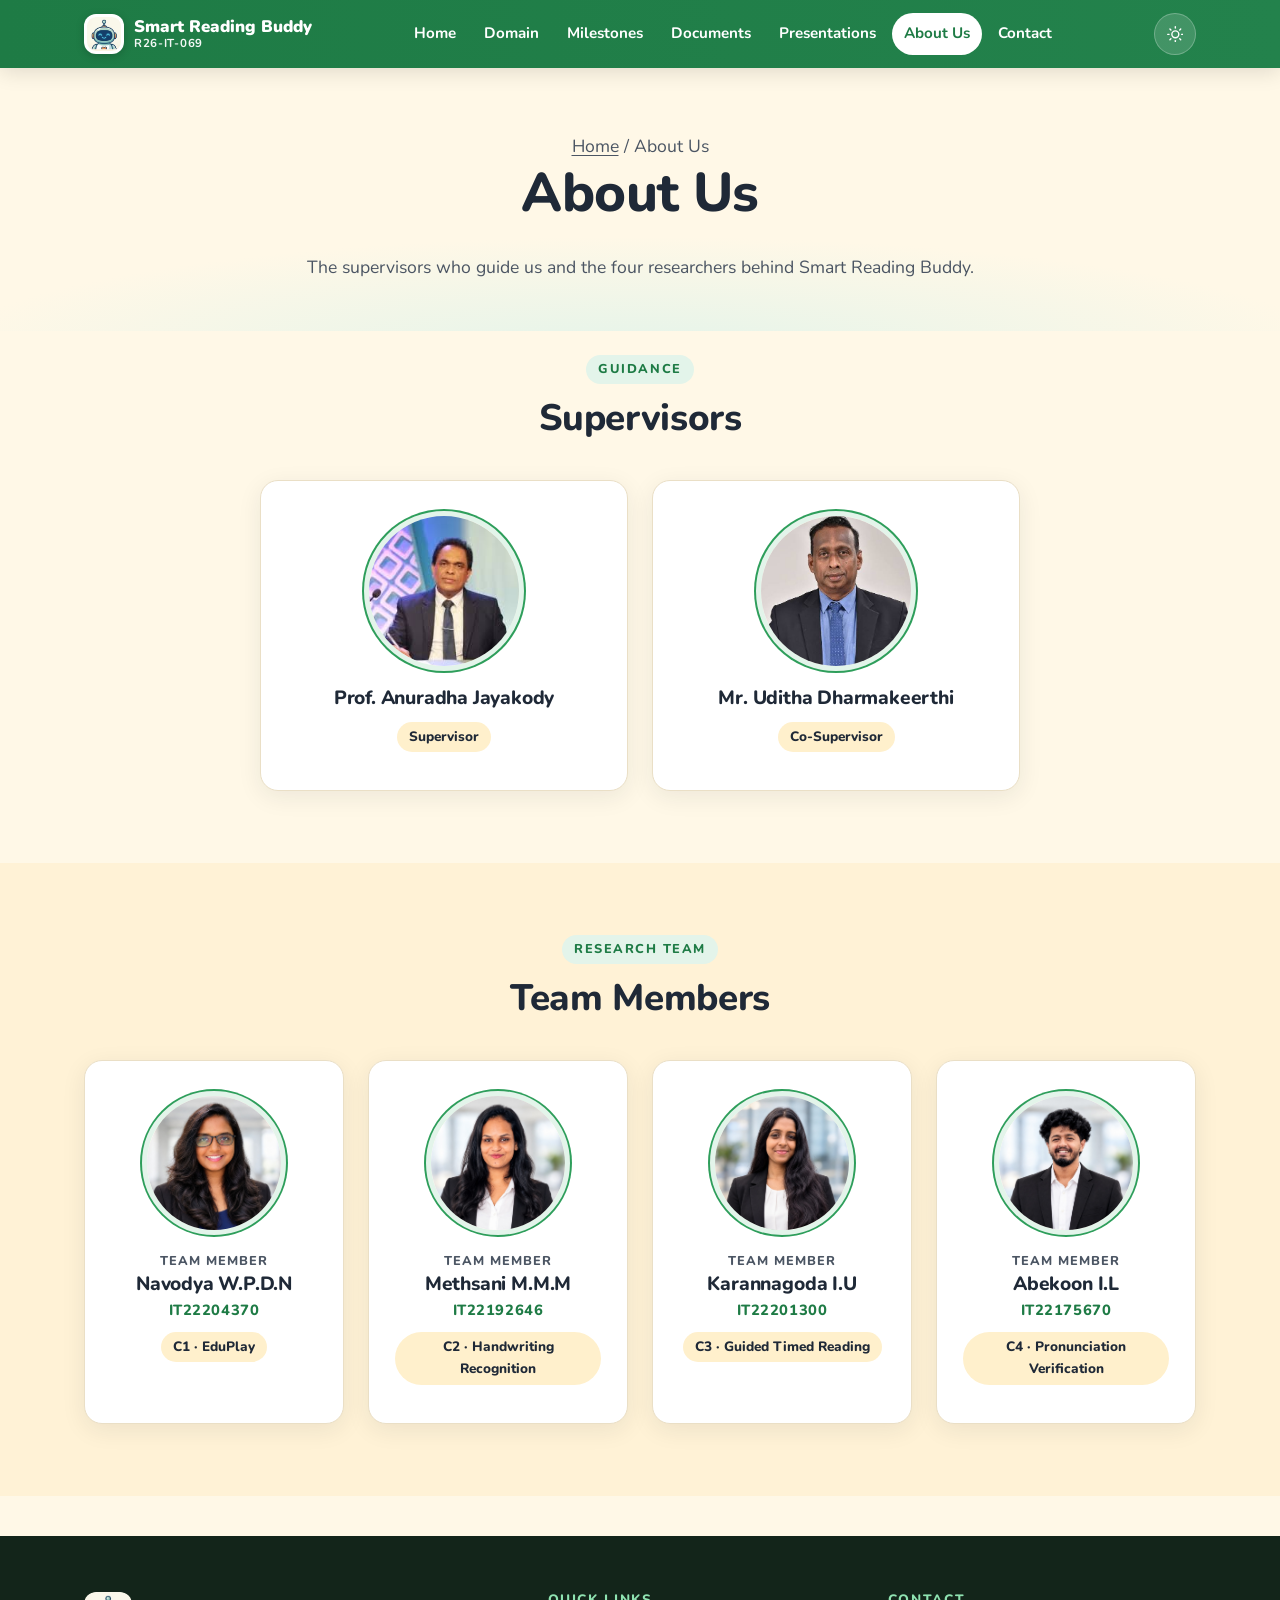
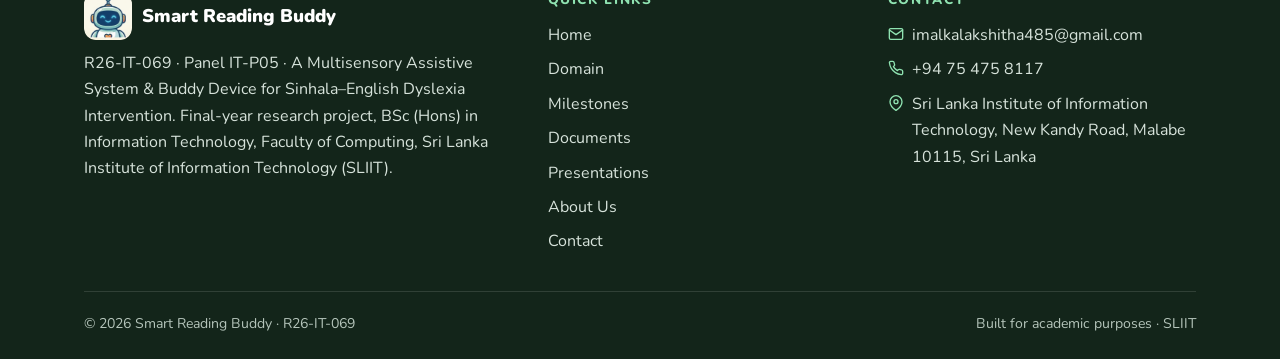
<file: about.html>
<!DOCTYPE html>
<html lang="en" class="no-js">
<head>
  <meta charset="UTF-8">
  <meta name="viewport" content="width=device-width, initial-scale=1">
  <title>About Us · Smart Reading Buddy</title>
  <meta name="description" content="Meet the Smart Reading Buddy (R26-IT-069) research team and supervisors at SLIIT.">
  <meta name="author" content="Smart Reading Buddy Research Team (R26-IT-069), SLIIT">
  <meta name="theme-color" content="#2E9E5B">
  <meta property="og:title" content="About Us · Smart Reading Buddy">
  <meta property="og:description" content="Meet the Smart Reading Buddy (R26-IT-069) research team and supervisors at SLIIT.">
  <meta property="og:type" content="website">
  <link rel="icon" type="image/png" href="assets/images/favicon.png">
  <link rel="preconnect" href="https://fonts.googleapis.com">
  <link rel="preconnect" href="https://fonts.gstatic.com" crossorigin>
  <link rel="stylesheet" href="https://fonts.googleapis.com/css2?family=Nunito:wght@400;600;700;800;900&amp;display=swap">
  <link rel="stylesheet" href="css/style.css">
  <script>
    document.documentElement.className = "js";
    try { var t = localStorage.getItem("srb-theme"); if (t === "dark" || t === "light") document.documentElement.setAttribute("data-theme", t); } catch (e) {}
  </script>
</head>
<body data-page="about">
  <a class="skip-link" href="#main">Skip to content</a>
  <header class="site-header" id="site-header"></header>

  <main id="main">
    <section class="page-hero">
      <div class="container">
        <p class="crumbs"><a href="index.html">Home</a> / About Us</p>
        <h1>About Us</h1>
        <p>The supervisors who guide us and the four researchers behind Smart Reading Buddy.</p>
      </div>
    </section>
    <div id="about"></div>
  </main>

  <footer class="site-footer" id="site-footer"></footer>

  <noscript><p style="text-align:center;padding:16px">This website needs JavaScript enabled to display its content.</p></noscript>
  <script src="js/data.js"></script>
  <script src="js/main.js"></script>
</body>
</html>
</file>
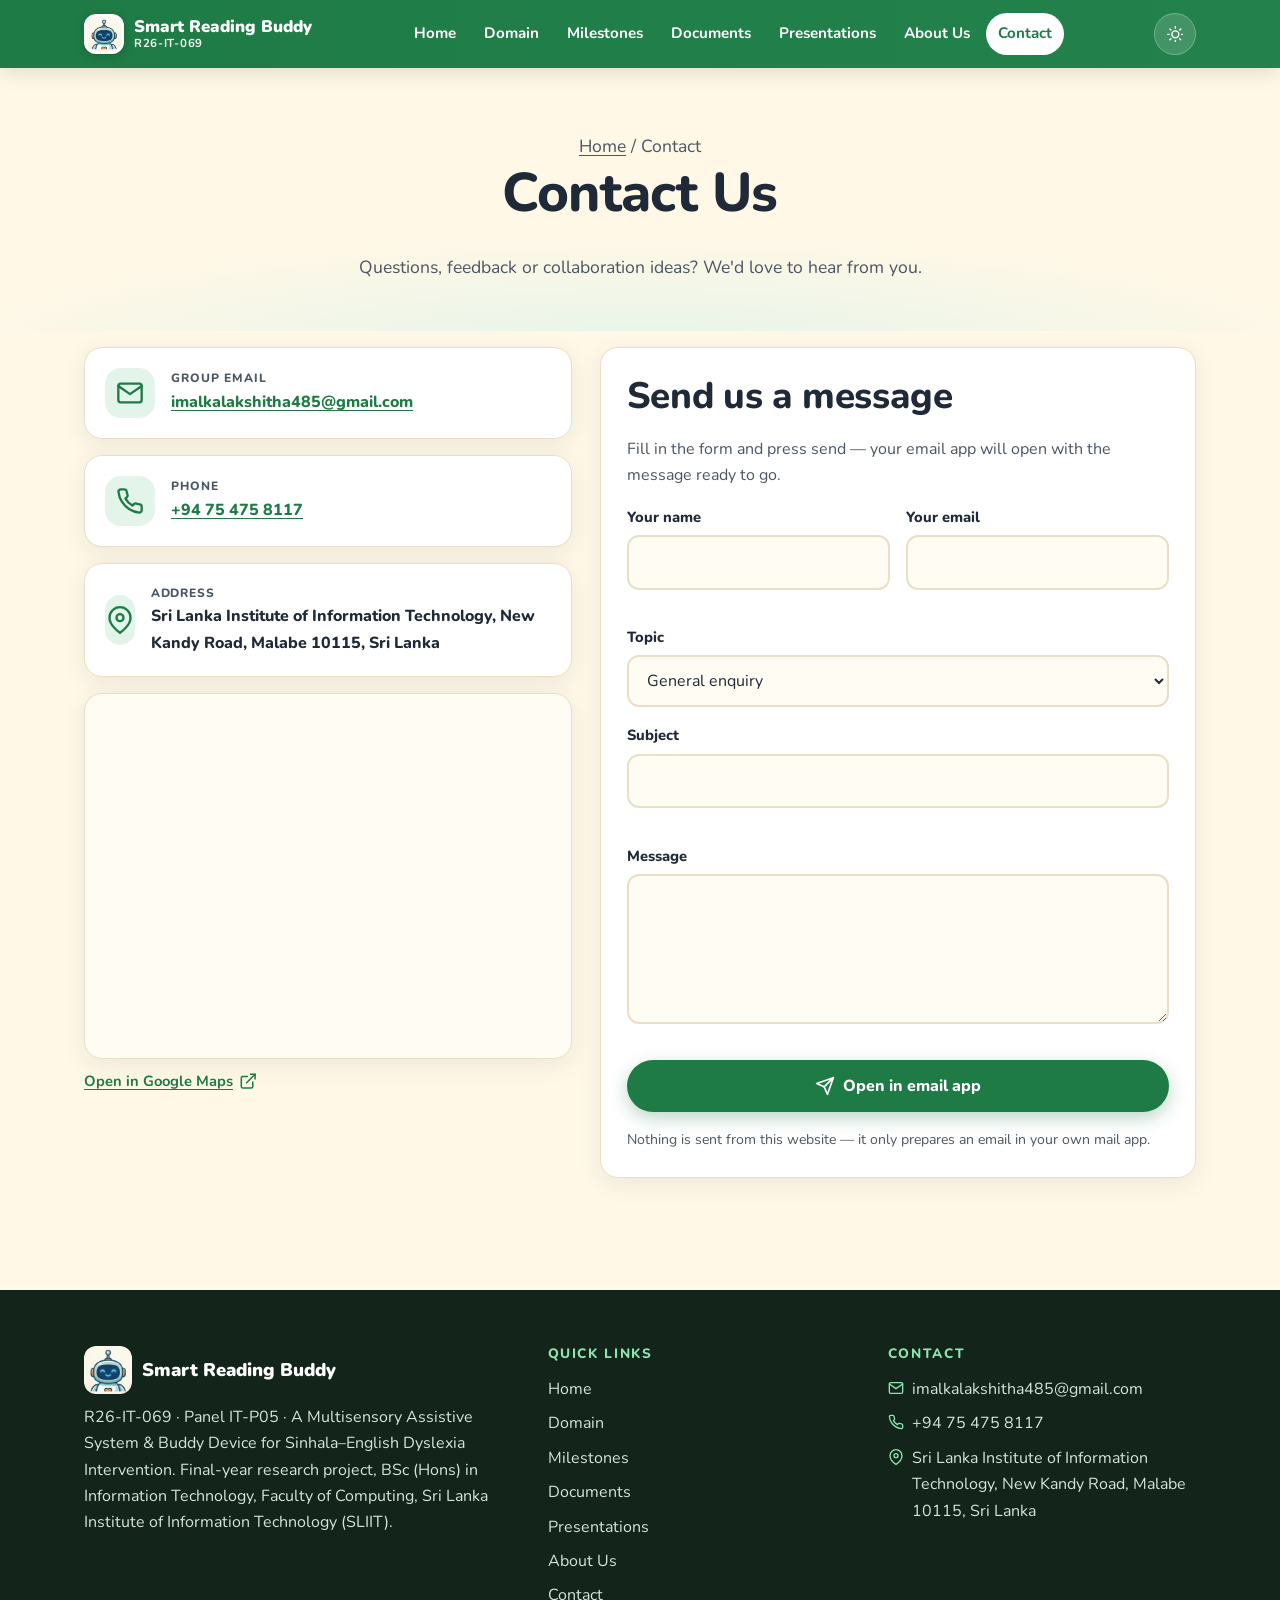
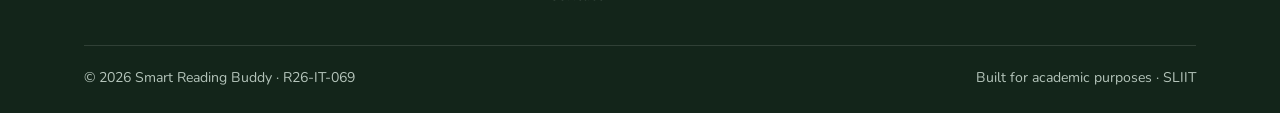
<file: contact.html>
<!DOCTYPE html>
<html lang="en" class="no-js">
<head>
  <meta charset="UTF-8">
  <meta name="viewport" content="width=device-width, initial-scale=1">
  <title>Contact · Smart Reading Buddy</title>
  <meta name="description" content="Contact the Smart Reading Buddy (R26-IT-069) research team at SLIIT, Malabe.">
  <meta name="author" content="Smart Reading Buddy Research Team (R26-IT-069), SLIIT">
  <meta name="theme-color" content="#2E9E5B">
  <meta property="og:title" content="Contact · Smart Reading Buddy">
  <meta property="og:description" content="Contact the Smart Reading Buddy (R26-IT-069) research team at SLIIT, Malabe.">
  <meta property="og:type" content="website">
  <link rel="icon" type="image/png" href="assets/images/favicon.png">
  <link rel="preconnect" href="https://fonts.googleapis.com">
  <link rel="preconnect" href="https://fonts.gstatic.com" crossorigin>
  <link rel="stylesheet" href="https://fonts.googleapis.com/css2?family=Nunito:wght@400;600;700;800;900&amp;display=swap">
  <link rel="stylesheet" href="css/style.css">
  <script>
    document.documentElement.className = "js";
    try { var t = localStorage.getItem("srb-theme"); if (t === "dark" || t === "light") document.documentElement.setAttribute("data-theme", t); } catch (e) {}
  </script>
</head>
<body data-page="contact">
  <a class="skip-link" href="#main">Skip to content</a>
  <header class="site-header" id="site-header"></header>

  <main id="main">
    <section class="page-hero">
      <div class="container">
        <p class="crumbs"><a href="index.html">Home</a> / Contact</p>
        <h1>Contact Us</h1>
        <p>Questions, feedback or collaboration ideas? We'd love to hear from you.</p>
      </div>
    </section>
    <section class="section" style="padding-top:16px"><div id="contact"></div></section>
  </main>

  <footer class="site-footer" id="site-footer"></footer>

  <noscript><p style="text-align:center;padding:16px">This website needs JavaScript enabled to display its content.</p></noscript>
  <script src="js/data.js"></script>
  <script src="js/main.js"></script>
</body>
</html>
</file>
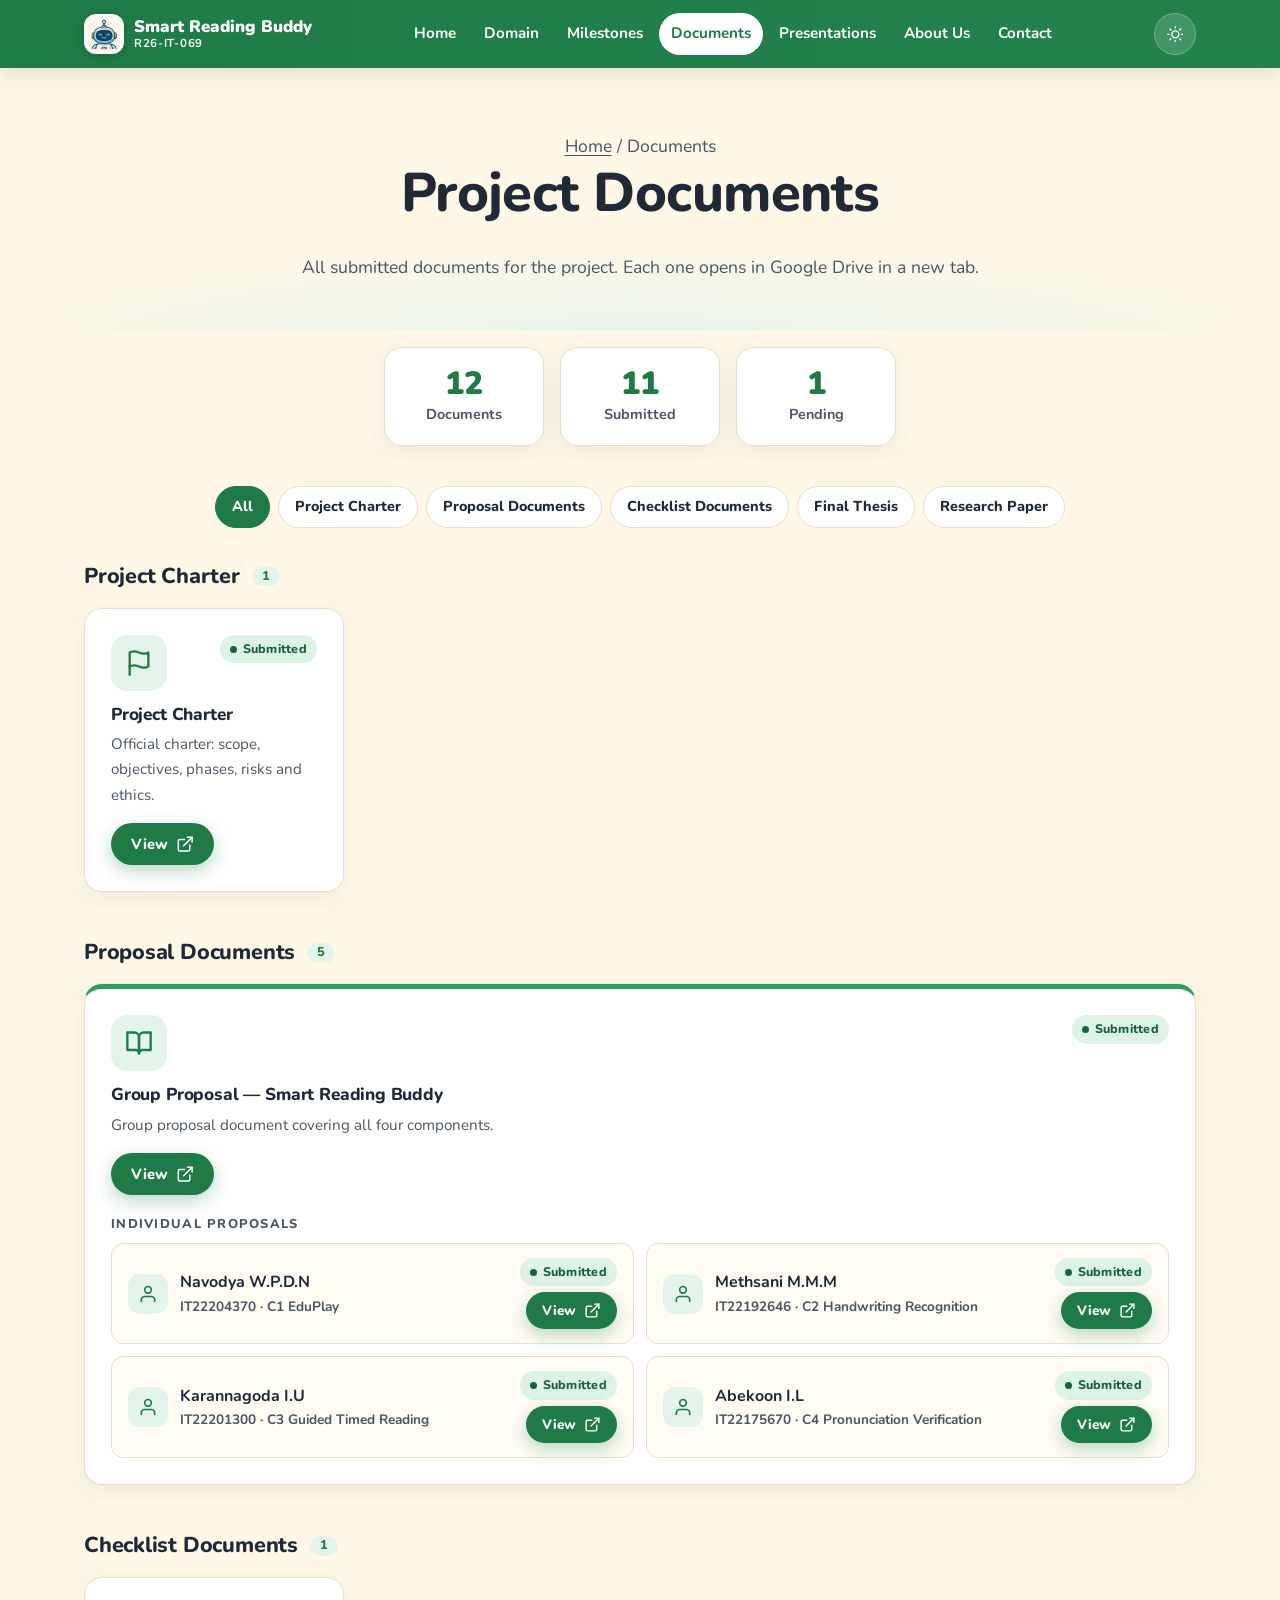
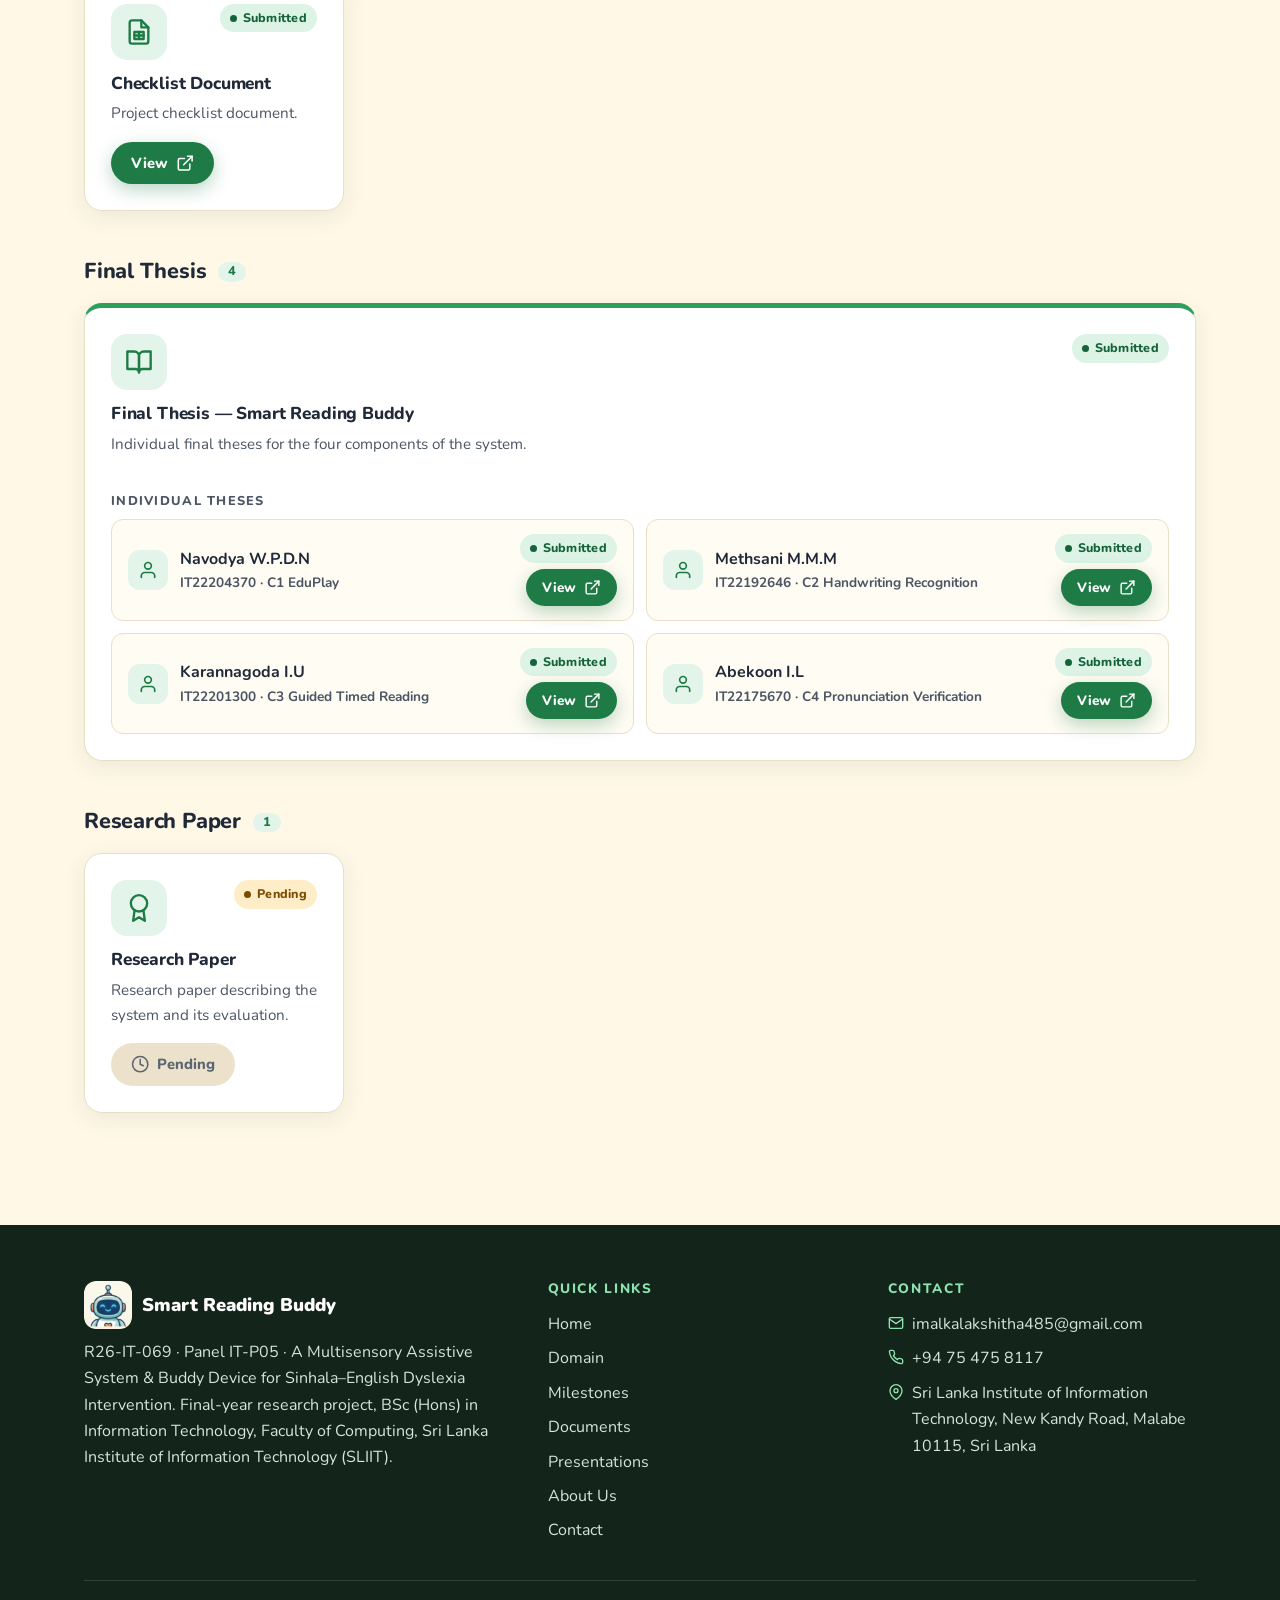
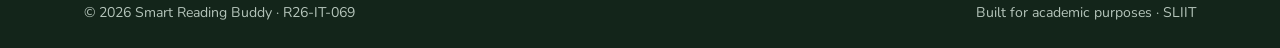
<file: documents.html>
<!DOCTYPE html>
<html lang="en" class="no-js">
<head>
  <meta charset="UTF-8">
  <meta name="viewport" content="width=device-width, initial-scale=1">
  <title>Documents · Smart Reading Buddy</title>
  <meta name="description" content="Project charter, proposal documents, checklists, final theses and research paper for Smart Reading Buddy (R26-IT-069).">
  <meta name="author" content="Smart Reading Buddy Research Team (R26-IT-069), SLIIT">
  <meta name="theme-color" content="#2E9E5B">
  <meta property="og:title" content="Documents · Smart Reading Buddy">
  <meta property="og:description" content="Project charter, proposal documents, checklists, final theses and research paper for Smart Reading Buddy (R26-IT-069).">
  <meta property="og:type" content="website">
  <link rel="icon" type="image/png" href="assets/images/favicon.png">
  <link rel="preconnect" href="https://fonts.googleapis.com">
  <link rel="preconnect" href="https://fonts.gstatic.com" crossorigin>
  <link rel="stylesheet" href="https://fonts.googleapis.com/css2?family=Nunito:wght@400;600;700;800;900&amp;display=swap">
  <link rel="stylesheet" href="css/style.css">
  <script>
    document.documentElement.className = "js";
    try { var t = localStorage.getItem("srb-theme"); if (t === "dark" || t === "light") document.documentElement.setAttribute("data-theme", t); } catch (e) {}
  </script>
</head>
<body data-page="documents">
  <a class="skip-link" href="#main">Skip to content</a>
  <header class="site-header" id="site-header"></header>

  <main id="main">
    <section class="page-hero">
      <div class="container">
        <p class="crumbs"><a href="index.html">Home</a> / Documents</p>
        <h1>Project Documents</h1>
        <p>All submitted documents for the project. Each one opens in Google Drive in a new tab.</p>
      </div>
    </section>
    <section class="section" style="padding-top:16px"><div id="documents"></div></section>
  </main>

  <footer class="site-footer" id="site-footer"></footer>

  <noscript><p style="text-align:center;padding:16px">This website needs JavaScript enabled to display its content.</p></noscript>
  <script src="js/data.js"></script>
  <script src="js/main.js"></script>
</body>
</html>
</file>
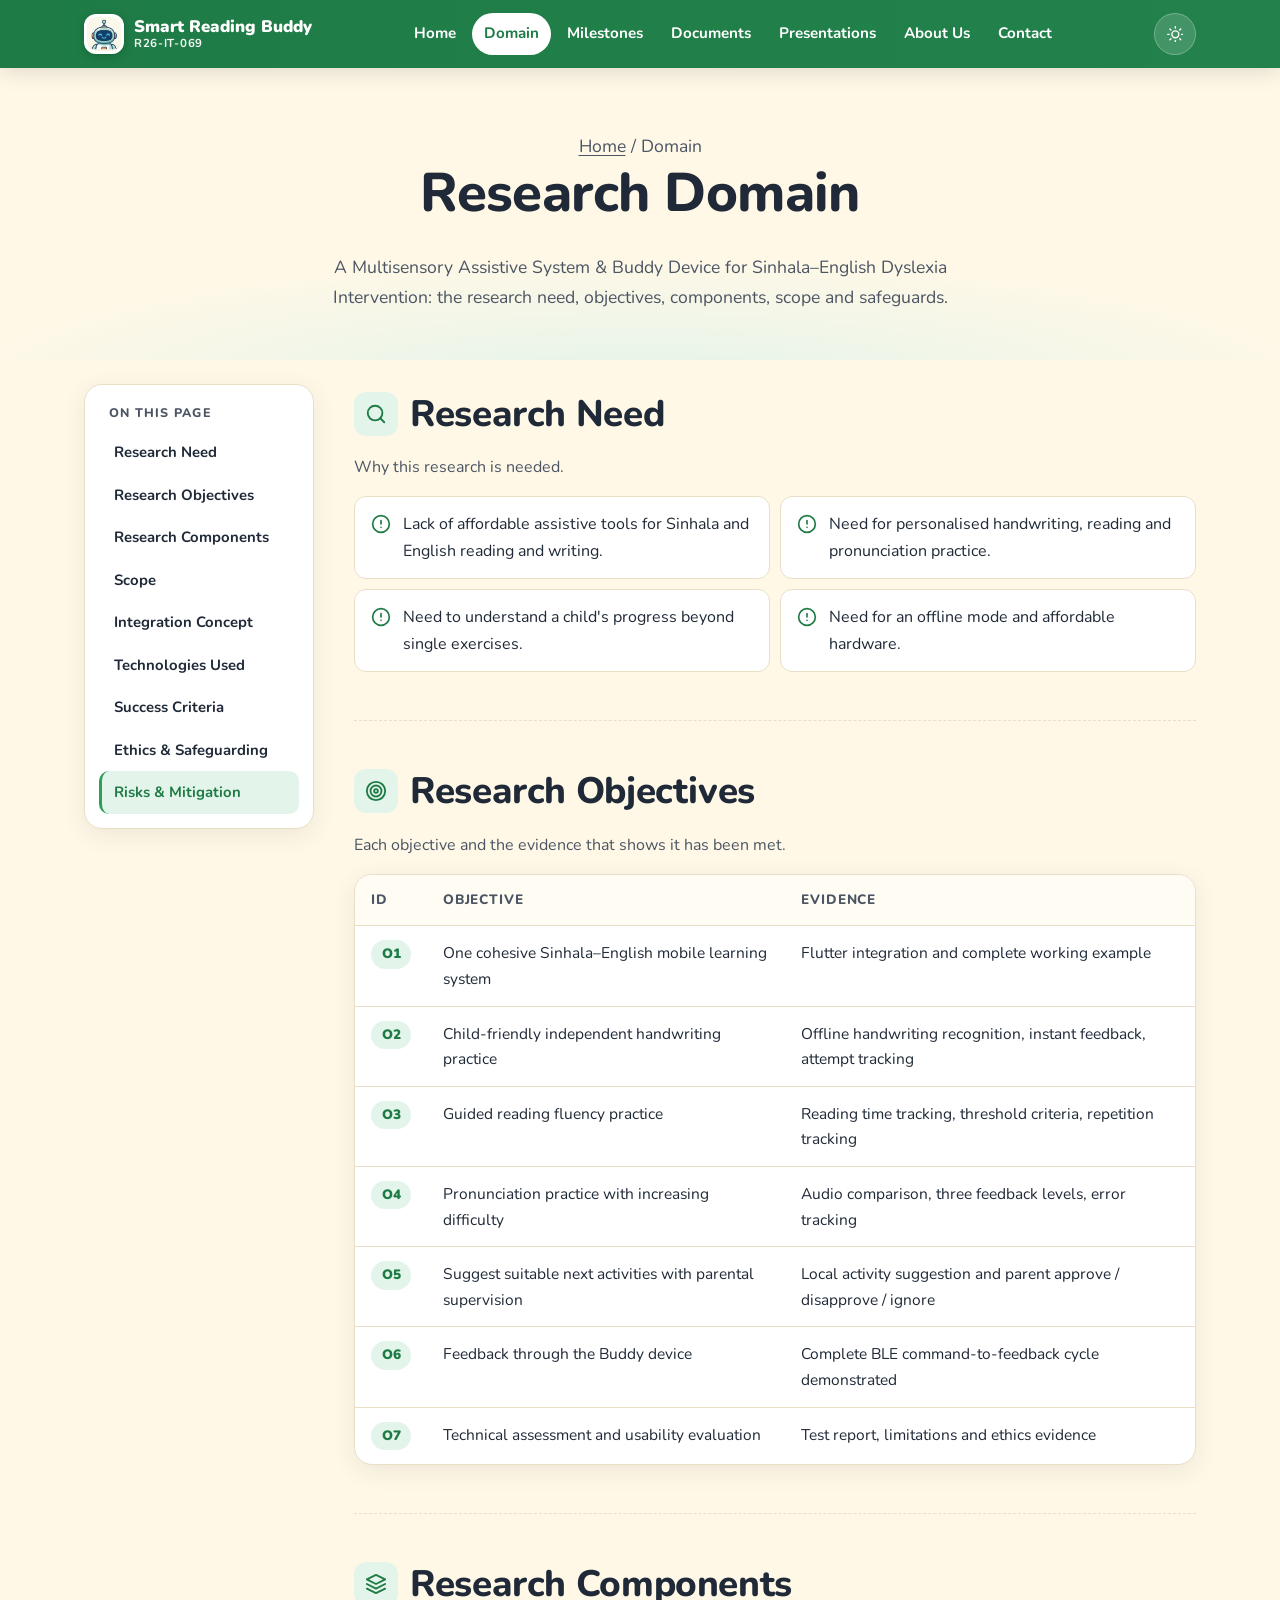
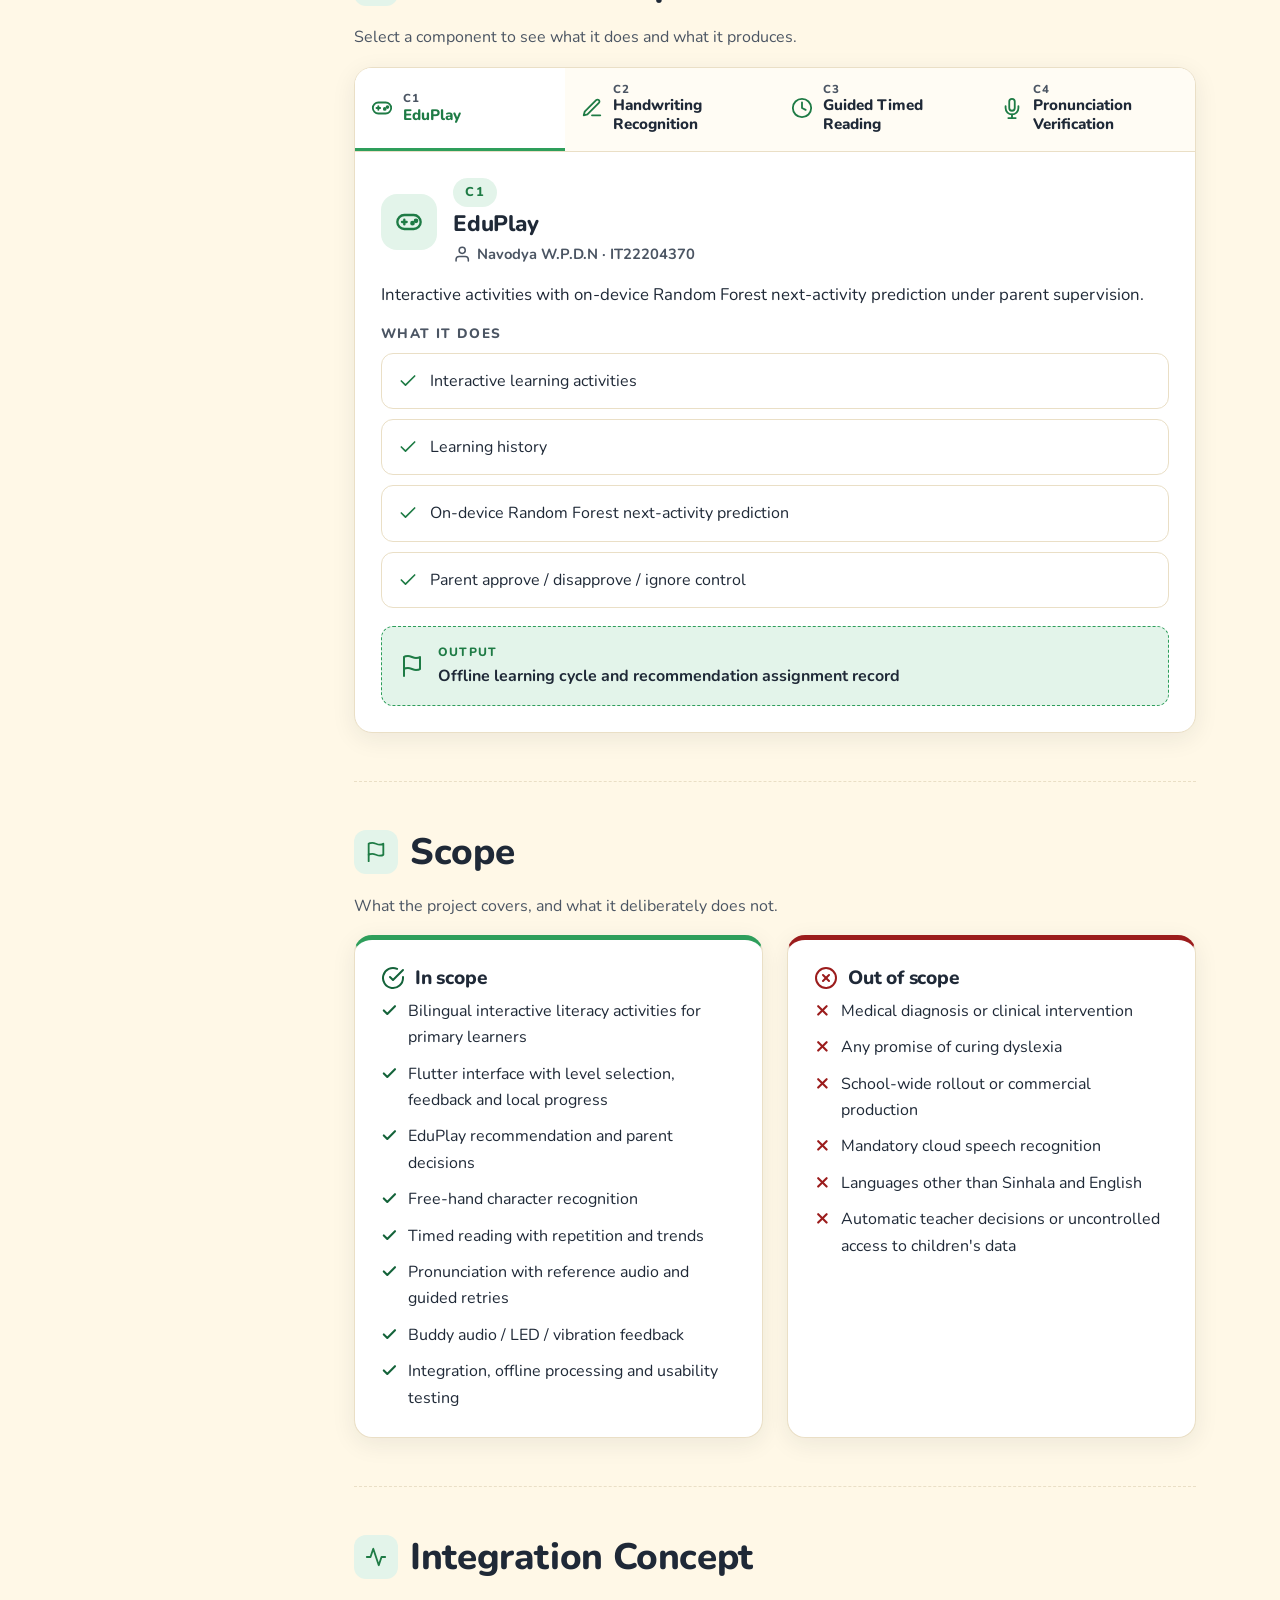
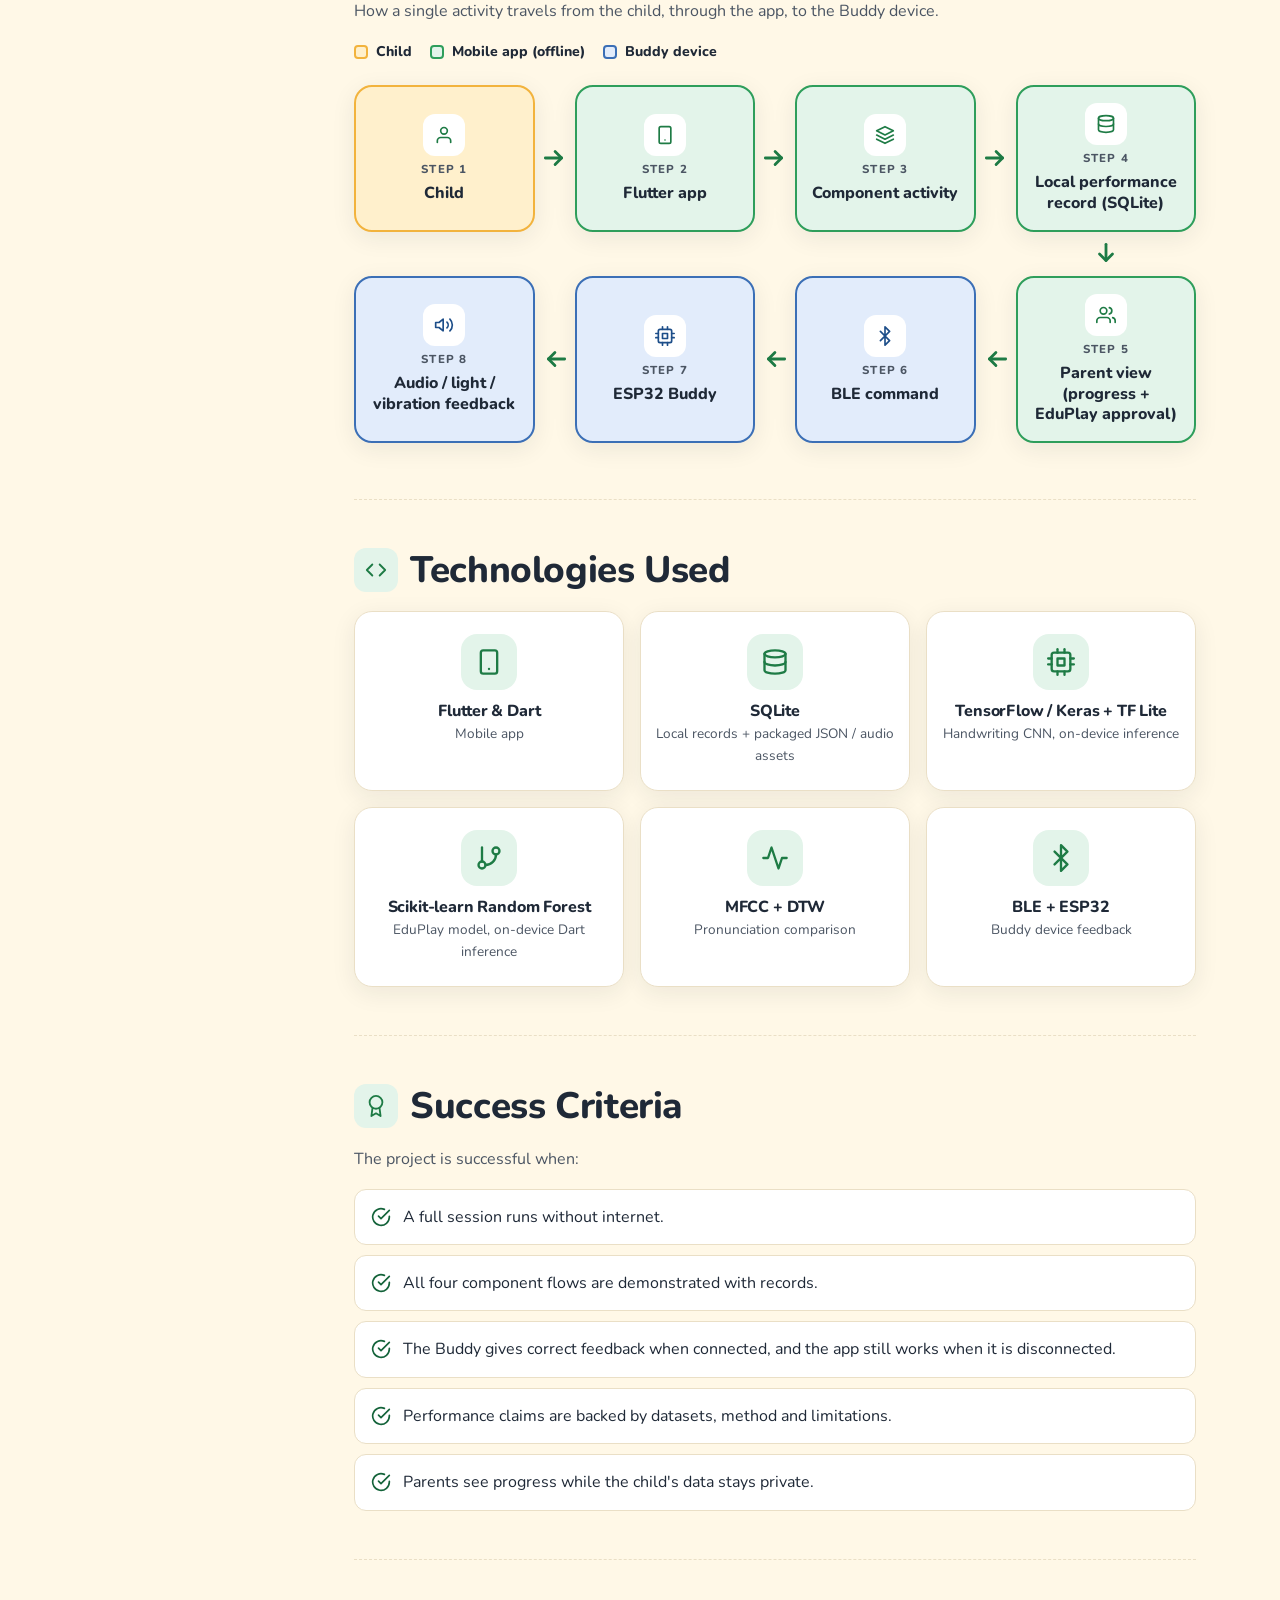
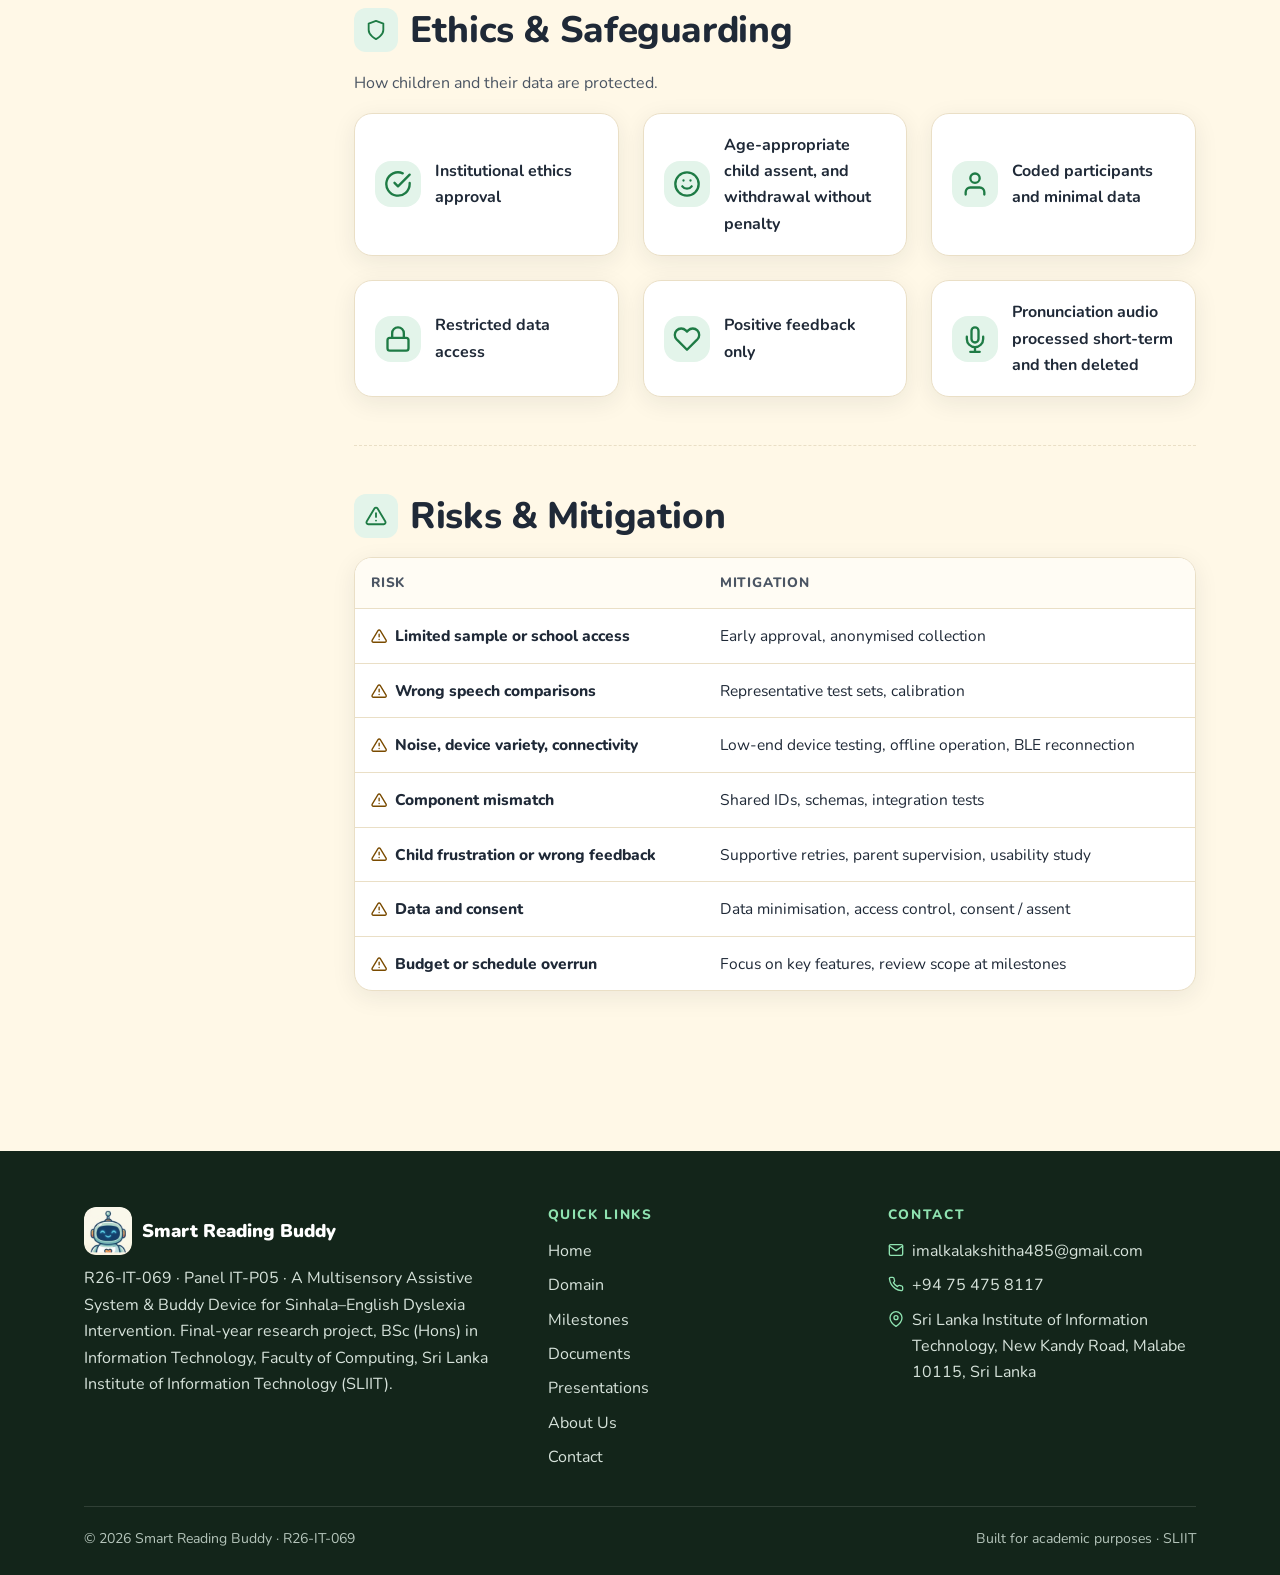
<file: domain.html>
<!DOCTYPE html>
<html lang="en" class="no-js">
<head>
  <meta charset="UTF-8">
  <meta name="viewport" content="width=device-width, initial-scale=1">
  <title>Research Domain · Smart Reading Buddy</title>
  <meta name="description" content="Research need, objectives, components, scope, integration, technologies, success criteria, ethics and risks of Smart Reading Buddy (R26-IT-069).">
  <meta name="author" content="Smart Reading Buddy Research Team (R26-IT-069), SLIIT">
  <meta name="theme-color" content="#2E9E5B">
  <meta property="og:title" content="Research Domain · Smart Reading Buddy">
  <meta property="og:description" content="Research need, objectives, components, scope, integration, technologies, success criteria, ethics and risks of Smart Reading Buddy (R26-IT-069).">
  <meta property="og:type" content="website">
  <link rel="icon" type="image/png" href="assets/images/favicon.png">
  <link rel="preconnect" href="https://fonts.googleapis.com">
  <link rel="preconnect" href="https://fonts.gstatic.com" crossorigin>
  <link rel="stylesheet" href="https://fonts.googleapis.com/css2?family=Nunito:wght@400;600;700;800;900&amp;display=swap">
  <link rel="stylesheet" href="css/style.css">
  <script>
    document.documentElement.className = "js";
    try { var t = localStorage.getItem("srb-theme"); if (t === "dark" || t === "light") document.documentElement.setAttribute("data-theme", t); } catch (e) {}
  </script>
</head>
<body data-page="domain">
  <a class="skip-link" href="#main">Skip to content</a>
  <header class="site-header" id="site-header"></header>

  <main id="main">
    <section class="page-hero">
      <div class="container">
        <p class="crumbs"><a href="index.html">Home</a> / Domain</p>
        <h1>Research Domain</h1>
        <p>A Multisensory Assistive System &amp; Buddy Device for Sinhala–English Dyslexia Intervention: the research need, objectives, components, scope and safeguards.</p>
      </div>
    </section>
    <div id="domain"></div>
  </main>

  <footer class="site-footer" id="site-footer"></footer>

  <noscript><p style="text-align:center;padding:16px">This website needs JavaScript enabled to display its content.</p></noscript>
  <script src="js/data.js"></script>
  <script src="js/main.js"></script>
</body>
</html>
</file>
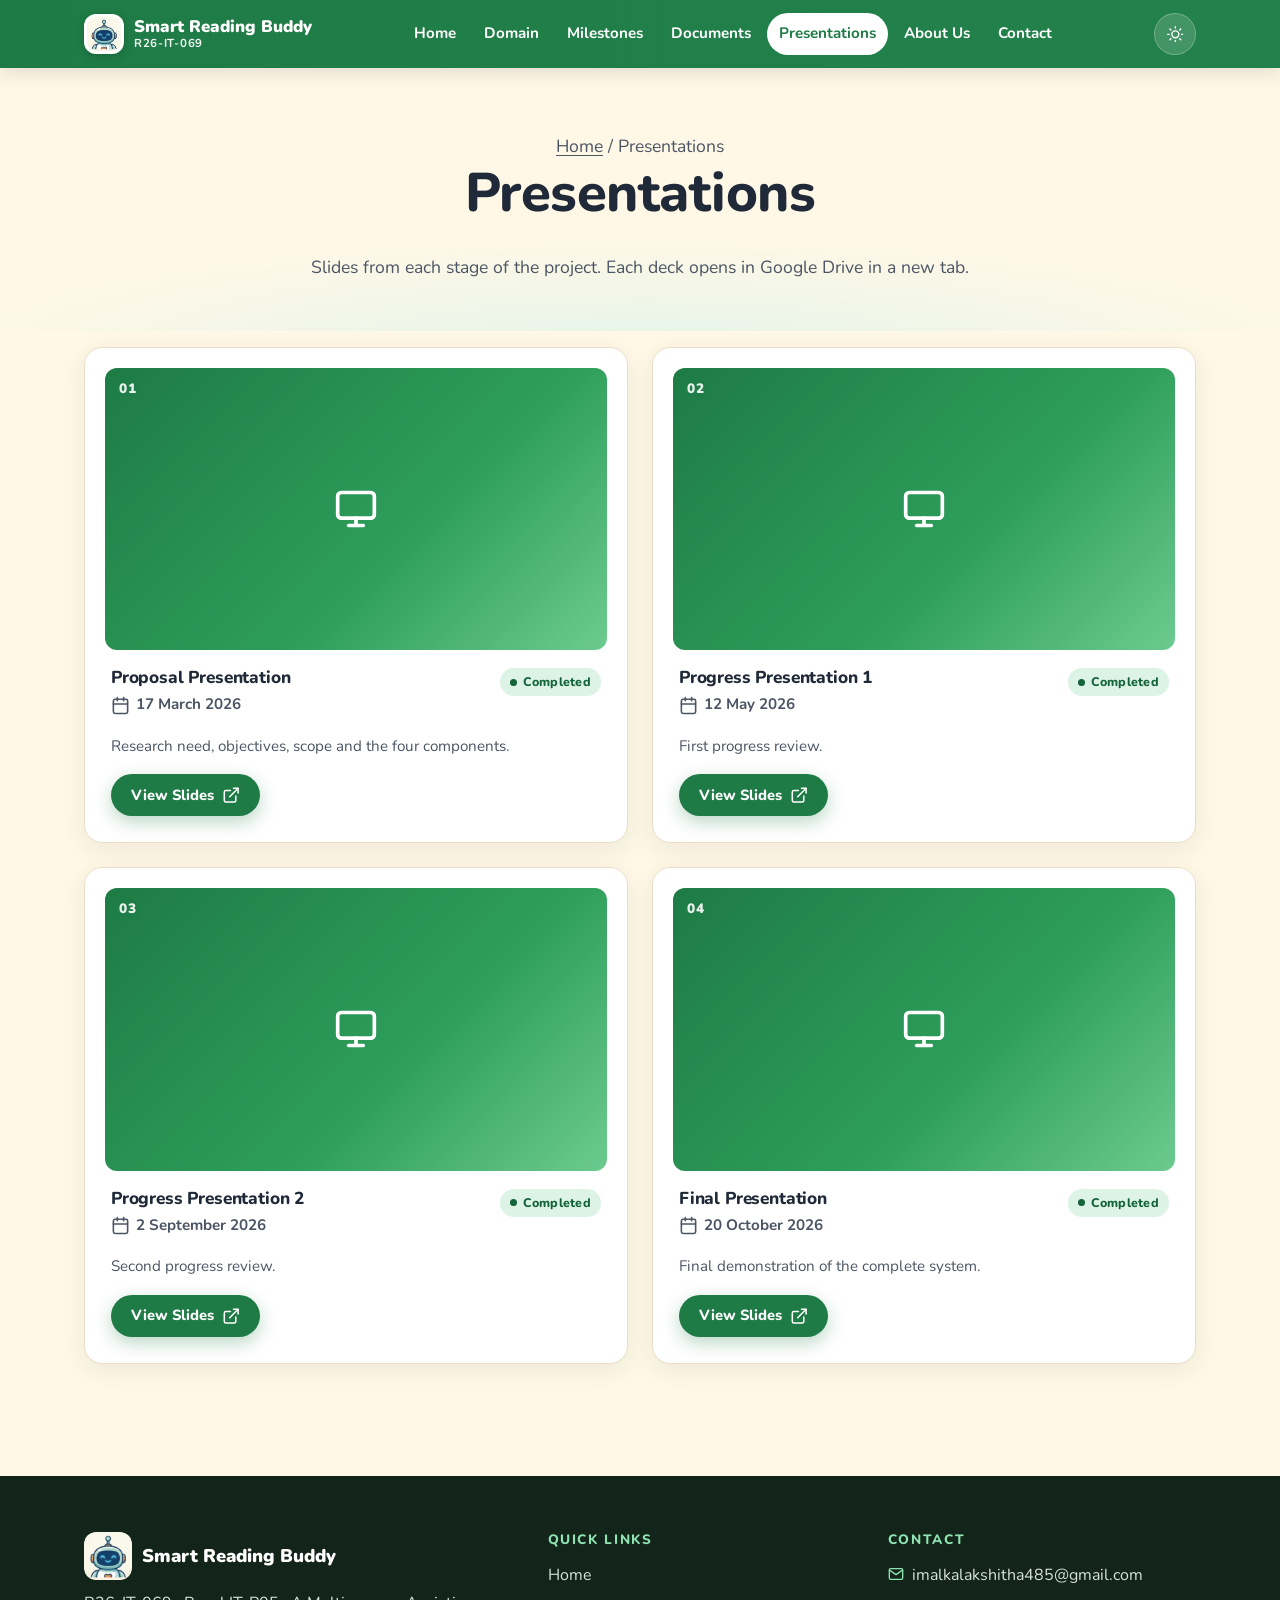
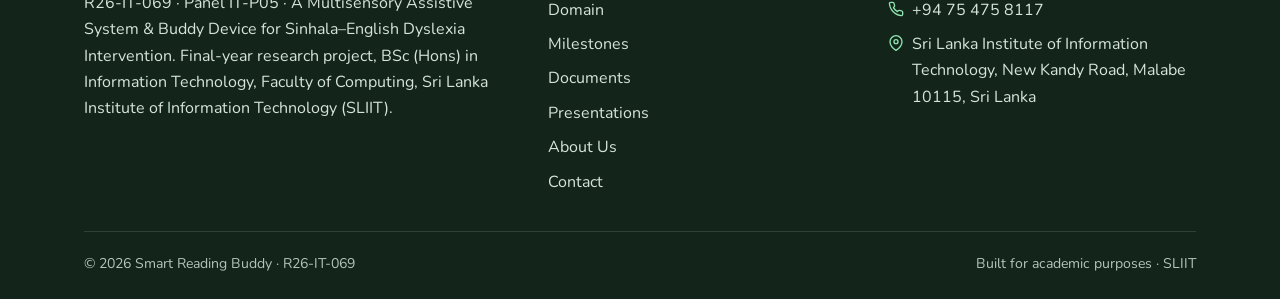
<file: presentations.html>
<!DOCTYPE html>
<html lang="en" class="no-js">
<head>
  <meta charset="UTF-8">
  <meta name="viewport" content="width=device-width, initial-scale=1">
  <title>Presentations · Smart Reading Buddy</title>
  <meta name="description" content="Presentation slides for the Smart Reading Buddy (R26-IT-069) proposal, progress presentations and final presentation.">
  <meta name="author" content="Smart Reading Buddy Research Team (R26-IT-069), SLIIT">
  <meta name="theme-color" content="#2E9E5B">
  <meta property="og:title" content="Presentations · Smart Reading Buddy">
  <meta property="og:description" content="Presentation slides for the Smart Reading Buddy (R26-IT-069) proposal, progress presentations and final presentation.">
  <meta property="og:type" content="website">
  <link rel="icon" type="image/png" href="assets/images/favicon.png">
  <link rel="preconnect" href="https://fonts.googleapis.com">
  <link rel="preconnect" href="https://fonts.gstatic.com" crossorigin>
  <link rel="stylesheet" href="https://fonts.googleapis.com/css2?family=Nunito:wght@400;600;700;800;900&amp;display=swap">
  <link rel="stylesheet" href="css/style.css">
  <script>
    document.documentElement.className = "js";
    try { var t = localStorage.getItem("srb-theme"); if (t === "dark" || t === "light") document.documentElement.setAttribute("data-theme", t); } catch (e) {}
  </script>
</head>
<body data-page="presentations">
  <a class="skip-link" href="#main">Skip to content</a>
  <header class="site-header" id="site-header"></header>

  <main id="main">
    <section class="page-hero">
      <div class="container">
        <p class="crumbs"><a href="index.html">Home</a> / Presentations</p>
        <h1>Presentations</h1>
        <p>Slides from each stage of the project. Each deck opens in Google Drive in a new tab.</p>
      </div>
    </section>
    <section class="section" style="padding-top:16px"><div id="presentations"></div></section>
  </main>

  <footer class="site-footer" id="site-footer"></footer>

  <noscript><p style="text-align:center;padding:16px">This website needs JavaScript enabled to display its content.</p></noscript>
  <script src="js/data.js"></script>
  <script src="js/main.js"></script>
</body>
</html>
</file>
<file: css/style.css>
/* =====================================================================
   Smart Reading Buddy — Research Website
   Pure CSS, no frameworks. Light + dark themes via CSS variables.
   ===================================================================== */

/* ---------- Design tokens ---------- */
:root {
  --primary: #2E9E5B;          /* brand green (accents, large shapes) */
  --primary-strong: #1E7B45;   /* AA-contrast green for text & buttons */
  --primary-soft: #E3F4EA;
  --accent: #F2B33D;           /* warm yellow accent */
  --accent-soft: #FFF0CC;

  --bg: #FFF8E7;               /* cream */
  --bg-alt: #FFF2D6;
  --surface: #FFFFFF;
  --surface-2: #FFFCF4;
  --text: #1F2937;
  --text-muted: #4B5563;
  --border: #EADFC6;
  --shadow: 0 6px 24px rgba(31, 41, 55, 0.08);
  --shadow-lg: 0 14px 40px rgba(31, 41, 55, 0.14);

  --ok-bg: #DCF3E5;   --ok-text: #14633A;
  --warn-bg: #FFEDC7; --warn-text: #7A4B00;
  --no-bg: #FDE2E2;   --no-text: #9B1C1C;

  --radius: 18px;
  --radius-sm: 12px;
  --header-h: 68px;
  --container: 1160px;

  --font: "Nunito", system-ui, -apple-system, "Segoe UI", Roboto, "Helvetica Neue", Arial, "Noto Sans", "Noto Sans Sinhala", "Iskoola Pota", sans-serif;
  color-scheme: light;
}

/* Dark theme tokens (applied by system preference unless user chose light, or by explicit choice) */
@media (prefers-color-scheme: dark) {
  :root:not([data-theme="light"]) {
    --primary: #3DBA72;
    --primary-strong: #5DD38D;
    --primary-soft: #16301F;
    --accent: #F5C15A;
    --accent-soft: #3A2E12;
    --bg: #0F1712;
    --bg-alt: #131E17;
    --surface: #18241C;
    --surface-2: #1C2A21;
    --text: #EEF2EF;
    --text-muted: #B4C0B8;
    --border: #2A3A30;
    --shadow: 0 6px 24px rgba(0, 0, 0, 0.35);
    --shadow-lg: 0 14px 40px rgba(0, 0, 0, 0.5);
    --ok-bg: #18402A;   --ok-text: #8FE3B1;
    --warn-bg: #45350F; --warn-text: #FFD884;
    --no-bg: #4A1E1E;   --no-text: #FFB1B1;
    color-scheme: dark;
  }
}
:root[data-theme="dark"] {
  --primary: #3DBA72;
  --primary-strong: #5DD38D;
  --primary-soft: #16301F;
  --accent: #F5C15A;
  --accent-soft: #3A2E12;
  --bg: #0F1712;
  --bg-alt: #131E17;
  --surface: #18241C;
  --surface-2: #1C2A21;
  --text: #EEF2EF;
  --text-muted: #B4C0B8;
  --border: #2A3A30;
  --shadow: 0 6px 24px rgba(0, 0, 0, 0.35);
  --shadow-lg: 0 14px 40px rgba(0, 0, 0, 0.5);
  --ok-bg: #18402A;   --ok-text: #8FE3B1;
  --warn-bg: #45350F; --warn-text: #FFD884;
  --no-bg: #4A1E1E;   --no-text: #FFB1B1;
  color-scheme: dark;
}

/* ---------- Base ---------- */
*, *::before, *::after { box-sizing: border-box; }
html { scroll-behavior: smooth; scroll-padding-top: calc(var(--header-h) + 16px); -webkit-text-size-adjust: 100%; }
body {
  margin: 0;
  font-family: var(--font);
  font-size: 1rem;
  line-height: 1.65;
  color: var(--text);
  background: var(--bg);
  overflow-x: hidden;
  transition: background-color .3s ease, color .3s ease;
}
img { max-width: 100%; display: block; }
a { color: var(--primary-strong); text-decoration-thickness: 1px; text-underline-offset: 3px; }
a:hover { text-decoration-thickness: 2px; }
h1, h2, h3, h4 { line-height: 1.2; margin: 0 0 .5em; font-weight: 800; letter-spacing: -.01em; }
h1 { font-size: clamp(2rem, 5vw, 3.4rem); }
h2 { font-size: clamp(1.6rem, 3.2vw, 2.3rem); }
h3 { font-size: 1.2rem; }
p { margin: 0 0 1em; }
ul { padding-left: 1.2em; }
:focus-visible { outline: 3px solid var(--accent); outline-offset: 3px; border-radius: 6px; }
.icon { width: 1.25em; height: 1.25em; flex: none; }

.skip-link {
  position: absolute; left: 12px; top: -60px; z-index: 200;
  background: var(--primary-strong); color: #fff; padding: 10px 16px; border-radius: 10px; font-weight: 700;
}
.skip-link:focus { top: 12px; }
[data-theme="dark"] .skip-link { color: #0F1712; }

.container { width: 100%; max-width: var(--container); margin: 0 auto; padding: 0 16px; }
@media (min-width: 640px) { .container { padding: 0 24px; } }

.section { padding: 72px 0; }
.section-alt { background: var(--bg-alt); }
.section-head { max-width: 720px; margin: 0 auto 40px; text-align: center; }
.section-head p { color: var(--text-muted); font-size: 1.05rem; }
.eyebrow {
  display: inline-block; font-size: .8rem; font-weight: 800; letter-spacing: .12em; text-transform: uppercase;
  color: var(--primary-strong); background: var(--primary-soft); padding: 4px 12px; border-radius: 999px; margin-bottom: 12px;
}
.muted { color: var(--text-muted); }
.visually-hidden { position: absolute !important; width: 1px; height: 1px; overflow: hidden; clip: rect(0 0 0 0); white-space: nowrap; }

/* ---------- Buttons ---------- */
.btn {
  display: inline-flex; align-items: center; justify-content: center; gap: 8px;
  font: inherit; font-weight: 800; font-size: 1rem; line-height: 1;
  padding: 14px 24px; border-radius: 999px; border: 2px solid transparent;
  text-decoration: none; cursor: pointer;
  transition: transform .2s ease, box-shadow .2s ease, background-color .2s ease, color .2s ease;
}
.btn-primary { background: var(--primary-strong); color: #fff; box-shadow: 0 6px 18px rgba(30, 123, 69, .3); }
.btn-primary:hover { transform: translateY(-2px); box-shadow: 0 10px 24px rgba(30, 123, 69, .4); }
:root[data-theme="dark"] .btn-primary { color: #0F1712; }
@media (prefers-color-scheme: dark) { :root:not([data-theme="light"]) .btn-primary { color: #0F1712; } }
.btn-outline { background: transparent; color: var(--primary-strong); border-color: var(--primary-strong); }
.btn-outline:hover { background: var(--primary-soft); transform: translateY(-2px); }
.btn-sm { padding: 10px 18px; font-size: .92rem; }
.btn[disabled], .btn[aria-disabled="true"] {
  background: var(--border); color: var(--text-muted); border-color: transparent; box-shadow: none;
  cursor: not-allowed; transform: none; opacity: .9;
}

/* ---------- Badges ---------- */
.badge {
  display: inline-flex; align-items: center; gap: 6px;
  font-size: .78rem; font-weight: 800; letter-spacing: .02em;
  padding: 4px 10px; border-radius: 999px; white-space: nowrap;
}
.badge::before { content: ""; width: 7px; height: 7px; border-radius: 50%; background: currentColor; }
.badge-ok { background: var(--ok-bg); color: var(--ok-text); }
.badge-warn { background: var(--warn-bg); color: var(--warn-text); }

/* ---------- Header / navbar ---------- */
.site-header {
  position: sticky; top: 0; z-index: 100;
  background: color-mix(in srgb, var(--bg) 88%, transparent);
  backdrop-filter: saturate(1.4) blur(10px);
  -webkit-backdrop-filter: saturate(1.4) blur(10px);
  border-bottom: 1px solid transparent;
  transition: border-color .3s ease, box-shadow .3s ease;
}
@supports not (background: color-mix(in srgb, red 50%, transparent)) { .site-header { background: var(--bg); } }
.site-header.is-scrolled { border-color: var(--border); box-shadow: 0 4px 18px rgba(0,0,0,.06); }
.nav { display: flex; align-items: center; justify-content: space-between; height: var(--header-h); gap: 16px; }
.brand { display: flex; align-items: center; gap: 10px; text-decoration: none; color: var(--text); font-weight: 900; }
.brand img { width: 40px; height: 40px; }
.brand-text { display: flex; flex-direction: column; line-height: 1.1; }
.brand-text span { font-size: 1.05rem; }
.brand-text small { font-size: .72rem; font-weight: 700; color: var(--text-muted); letter-spacing: .06em; }

.nav-links { display: flex; align-items: center; gap: 4px; list-style: none; margin: 0; padding: 0; }
.nav-links a {
  display: block; padding: 8px 12px; border-radius: 999px;
  color: var(--text); text-decoration: none; font-weight: 700; font-size: .95rem;
  transition: background-color .2s ease, color .2s ease;
}
.nav-links a:hover { background: var(--primary-soft); color: var(--primary-strong); }
.nav-links a[aria-current="page"] { background: var(--primary-strong); color: #fff; }
:root[data-theme="dark"] .nav-links a[aria-current="page"] { color: #0F1712; }
@media (prefers-color-scheme: dark) { :root:not([data-theme="light"]) .nav-links a[aria-current="page"] { color: #0F1712; } }

.nav-actions { display: flex; align-items: center; gap: 8px; }
.icon-btn {
  display: inline-grid; place-items: center; width: 42px; height: 42px; border-radius: 50%;
  border: 1px solid var(--border); background: var(--surface); color: var(--text); cursor: pointer;
  transition: transform .2s ease, background-color .2s ease;
}
.icon-btn:hover { transform: rotate(-10deg) scale(1.05); background: var(--primary-soft); }
.theme-toggle .icon-moon { display: none; }
.is-dark .theme-toggle .icon-sun { display: none; }
.is-dark .theme-toggle .icon-moon { display: block; }
.menu-toggle { display: none; }

@media (max-width: 960px) {
  .menu-toggle { display: inline-grid; }
  .nav-links {
    position: fixed; top: var(--header-h); left: 0; right: 0;
    flex-direction: column; align-items: stretch; gap: 4px;
    background: var(--bg); padding: 12px 16px 20px;
    border-bottom: 1px solid var(--border); box-shadow: var(--shadow-lg);
    transform: translateY(-12px); opacity: 0; visibility: hidden;
    transition: transform .25s ease, opacity .25s ease, visibility .25s;
    max-height: calc(100vh - var(--header-h)); overflow-y: auto;
  }
  .nav-links.is-open { transform: none; opacity: 1; visibility: visible; }
  .nav-links a { padding: 12px 16px; border-radius: 12px; font-size: 1.05rem; }
}
@media (max-width: 420px) { .brand-text small { display: none; } }

/* ---------- Hero (home) ---------- */
.hero { position: relative; padding: 72px 0 88px; overflow: hidden; }
.hero::before, .hero::after {
  content: ""; position: absolute; border-radius: 50%; filter: blur(10px); z-index: -1; pointer-events: none;
}
.hero::before { width: 520px; height: 520px; right: -160px; top: -140px; background: radial-gradient(circle, var(--primary-soft), transparent 70%); }
.hero::after { width: 420px; height: 420px; left: -180px; bottom: -200px; background: radial-gradient(circle, var(--accent-soft), transparent 70%); }
.hero-grid { display: grid; grid-template-columns: 1.15fr .85fr; gap: 48px; align-items: center; }
.hero-tag {
  display: inline-flex; align-items: center; gap: 8px; font-weight: 800; font-size: .85rem;
  background: var(--surface); border: 1px solid var(--border); padding: 6px 14px; border-radius: 999px; margin-bottom: 18px;
}
.hero-tag b { color: var(--primary-strong); }
.hero h1 .accent { color: var(--primary-strong); }
.hero .tagline { font-size: 1.2rem; color: var(--text-muted); max-width: 600px; }
.hero-actions { display: flex; flex-wrap: wrap; gap: 12px; margin-top: 24px; }
.hero-visual { position: relative; display: grid; place-items: center; }
.hero-blob {
  width: min(380px, 80vw); aspect-ratio: 1; border-radius: 42% 58% 55% 45% / 48% 42% 58% 52%;
  background: linear-gradient(135deg, var(--primary) 0%, #6CCB8F 100%);
  display: grid; place-items: center; box-shadow: var(--shadow-lg);
  animation: blob 12s ease-in-out infinite;
}
.hero-blob img { width: 62%; filter: drop-shadow(0 10px 20px rgba(0,0,0,.18)); }
.hero-chip {
  position: absolute; display: flex; align-items: center; gap: 8px;
  background: var(--surface); color: var(--text); padding: 10px 14px; border-radius: 14px;
  box-shadow: var(--shadow); font-weight: 800; font-size: .9rem; animation: float 5s ease-in-out infinite;
}
.hero-chip .icon { color: var(--primary-strong); }
.hero-chip.c1 { top: 8%; left: 0; }
.hero-chip.c2 { bottom: 14%; right: 0; animation-delay: -2.5s; }
.hero-chip.c3 { bottom: 0; left: 10%; animation-delay: -1.2s; }
@keyframes blob { 50% { border-radius: 55% 45% 42% 58% / 52% 58% 42% 48%; } }
@keyframes float { 50% { transform: translateY(-10px); } }

.abstract-card {
  margin-top: 56px; background: var(--surface); border: 1px solid var(--border); border-radius: var(--radius);
  padding: 28px; box-shadow: var(--shadow); border-left: 6px solid var(--primary);
}
.abstract-card h2 { font-size: 1.3rem; display: flex; align-items: center; gap: 10px; }
.abstract-card p { margin: 0; color: var(--text-muted); }

@media (max-width: 860px) {
  .hero { padding: 48px 0 64px; }
  .hero-grid { grid-template-columns: 1fr; gap: 40px; }
  .hero-visual { order: -1; }
  .hero-blob { width: min(280px, 70vw); }
}

/* ---------- Page header (inner pages) ---------- */
.page-hero { padding: 64px 0 48px; text-align: center; position: relative; overflow: hidden; }
.page-hero::before {
  content: ""; position: absolute; inset: auto -10% -60% -10%; height: 100%; z-index: -1;
  background: radial-gradient(ellipse at center, var(--primary-soft), transparent 65%);
}
.page-hero p { max-width: 680px; margin: 0 auto; color: var(--text-muted); font-size: 1.1rem; }
.crumbs { font-size: .9rem; color: var(--text-muted); margin-bottom: 10px; }
.crumbs a { color: var(--text-muted); }

/* ---------- Cards & grids ---------- */
.grid { display: grid; gap: 24px; }
.grid-2 { grid-template-columns: repeat(2, 1fr); }
.grid-3 { grid-template-columns: repeat(3, 1fr); }
.grid-4 { grid-template-columns: repeat(4, 1fr); }
.grid-auto { grid-template-columns: repeat(auto-fill, minmax(260px, 1fr)); }
@media (max-width: 1024px) { .grid-4 { grid-template-columns: repeat(2, 1fr); } .grid-3 { grid-template-columns: repeat(2, 1fr); } }
@media (max-width: 640px) { .grid-2, .grid-3, .grid-4 { grid-template-columns: 1fr; } }

.card {
  position: relative; background: var(--surface); border: 1px solid var(--border);
  border-radius: var(--radius); padding: 26px; box-shadow: var(--shadow);
  transition: transform .25s ease, box-shadow .25s ease, border-color .25s ease;
  display: flex; flex-direction: column;
}
.card:hover { transform: translateY(-6px); box-shadow: var(--shadow-lg); border-color: var(--primary); }
.card h3 { margin-bottom: .4em; }
.card p { color: var(--text-muted); }
.card-icon {
  display: grid; place-items: center; width: 56px; height: 56px; border-radius: 16px;
  background: var(--primary-soft); color: var(--primary-strong); margin-bottom: 16px;
  transition: transform .3s ease;
}
.card-icon .icon { width: 28px; height: 28px; }
.card:hover .card-icon { transform: rotate(-6deg) scale(1.08); }
.card-num {
  position: absolute; top: 18px; right: 22px; font-weight: 900; font-size: 2rem; line-height: 1;
  color: var(--primary); opacity: .18;
}
.tags { display: flex; flex-wrap: wrap; gap: 6px; margin-top: auto; padding-top: 8px; }
.tag { font-size: .75rem; font-weight: 800; padding: 4px 10px; border-radius: 999px; background: var(--accent-soft); color: var(--text); }
.card-meta { font-size: .85rem; color: var(--text-muted); font-weight: 700; margin-top: 12px; display: flex; align-items: center; gap: 6px; }

.highlight { display: flex; gap: 16px; align-items: flex-start; padding: 22px; }
.highlight .card-icon { margin: 0; width: 48px; height: 48px; border-radius: 14px; }
.highlight .card-icon .icon { width: 24px; height: 24px; }
.highlight h3 { font-size: 1.08rem; margin-bottom: 4px; }
.highlight p { margin: 0; font-size: .95rem; }

/* ---------- Video ---------- */
.video-wrap {
  max-width: 900px; margin: 0 auto; border-radius: var(--radius); overflow: hidden;
  box-shadow: var(--shadow-lg); border: 1px solid var(--border); background: #000; aspect-ratio: 16 / 9; position: relative;
}
.video-wrap iframe { position: absolute; inset: 0; width: 100%; height: 100%; border: 0; }
.video-placeholder {
  position: absolute; inset: 0; display: grid; place-content: center; justify-items: center; gap: 12px; text-align: center; padding: 16px;
  background: linear-gradient(135deg, #1E7B45, #2E9E5B 55%, #6CCB8F); color: #fff;
}
.video-placeholder .play {
  width: 84px; height: 84px; border-radius: 50%; display: grid; place-items: center;
  background: rgba(255,255,255,.2); border: 2px solid rgba(255,255,255,.6); animation: pulse 2.4s ease-in-out infinite;
}
.video-poster {
  position: absolute; inset: 0; width: 100%; height: 100%; padding: 0; border: 0; cursor: pointer;
  display: grid; place-items: center; background: #000; color: #fff;
}
.video-poster img { position: absolute; inset: 0; width: 100%; height: 100%; object-fit: cover; opacity: .9; transition: transform .4s ease, opacity .3s; }
.video-poster .play {
  position: relative; width: 84px; height: 84px; border-radius: 50%; display: grid; place-items: center;
  background: rgba(30,123,69,.9); border: 2px solid rgba(255,255,255,.8); box-shadow: 0 8px 24px rgba(0,0,0,.35); transition: transform .2s ease;
}
.video-poster:hover img, .video-poster:focus-visible img { transform: scale(1.03); opacity: 1; }
.video-poster:hover .play, .video-poster:focus-visible .play { transform: scale(1.1); }
.video-poster:focus-visible { outline: 3px solid #fff; outline-offset: -6px; }
.video-poster .play .icon, .video-placeholder .play .icon { width: 34px; height: 34px; margin-left: 4px; }
.video-placeholder p { margin: 0; font-weight: 700; }
@keyframes pulse { 50% { transform: scale(1.08); box-shadow: 0 0 0 12px rgba(255,255,255,.08); } }
.video-note { text-align: center; margin-top: 14px; font-size: .92rem; color: var(--text-muted); }

/* ---------- Screenshots ---------- */
.shots { display: grid; grid-template-columns: repeat(4, 1fr); gap: 20px; }
@media (max-width: 900px) { .shots { grid-template-columns: repeat(2, 1fr); } }
.shot { margin: 0; text-align: center; }
.shot-frame {
  aspect-ratio: 9 / 16; border-radius: 26px; overflow: hidden; border: 6px solid var(--text);
  background: var(--surface-2); box-shadow: var(--shadow); transition: transform .3s ease;
}
.shot:hover .shot-frame { transform: translateY(-6px) rotate(-1deg); }
.shot-frame img { width: 100%; height: 100%; object-fit: cover; }
.shot figcaption { margin-top: 10px; font-weight: 800; }
.img-fallback {
  width: 100%; height: 100%; display: grid; place-content: center; justify-items: center; gap: 8px; padding: 12px; text-align: center;
  color: var(--text-muted); font-size: .85rem; font-weight: 700;
  background: repeating-linear-gradient(45deg, var(--surface-2), var(--surface-2) 12px, var(--bg-alt) 12px, var(--bg-alt) 24px);
}
.img-fallback .icon { width: 32px; height: 32px; color: var(--primary); }

/* ---------- Domain page layout with sub-nav ---------- */
.domain-layout { display: grid; grid-template-columns: 230px 1fr; gap: 40px; align-items: start; padding-top: 24px; padding-bottom: 72px; }
.subnav {
  position: sticky; top: calc(var(--header-h) + 20px);
  background: var(--surface); border: 1px solid var(--border); border-radius: var(--radius); padding: 14px; box-shadow: var(--shadow);
}
.subnav-title { font-size: .78rem; font-weight: 800; letter-spacing: .1em; text-transform: uppercase; color: var(--text-muted); padding: 4px 10px 8px; margin: 0; }
.subnav ul { list-style: none; margin: 0; padding: 0; }
.subnav a {
  display: block; padding: 9px 12px; border-radius: 10px; text-decoration: none; color: var(--text); font-weight: 700; font-size: .93rem;
  border-left: 3px solid transparent; transition: background-color .2s ease, color .2s ease, border-color .2s ease;
}
.subnav a:hover { background: var(--primary-soft); }
.subnav a.is-active { background: var(--primary-soft); color: var(--primary-strong); border-left-color: var(--primary); }
.domain-section { padding: 8px 0 48px; }
.domain-section + .domain-section { border-top: 1px dashed var(--border); padding-top: 48px; }
.domain-section h2 { display: flex; align-items: center; gap: 12px; }
.domain-section h2 .card-icon { margin: 0; width: 44px; height: 44px; border-radius: 12px; }
.domain-section h2 .card-icon .icon { width: 22px; height: 22px; }

@media (max-width: 960px) {
  .domain-layout { grid-template-columns: 1fr; gap: 20px; padding-top: 0; }
  .subnav {
    top: var(--header-h); z-index: 50; border-radius: 0; margin: 0 -16px; padding: 8px 16px;
    border-left: 0; border-right: 0; box-shadow: none; background: var(--bg);
    overflow-x: auto; scrollbar-width: none;
  }
  .subnav::-webkit-scrollbar { display: none; }
  .subnav-title { display: none; }
  .subnav ul { display: flex; gap: 6px; width: max-content; }
  .subnav a { border-left: 0; border: 1px solid var(--border); border-radius: 999px; white-space: nowrap; padding: 7px 14px; font-size: .88rem; }
  .subnav a.is-active { border-color: var(--primary); }
  html { scroll-padding-top: calc(var(--header-h) + 70px); }
}

.lit-item { padding: 20px 22px; }
.lit-item h3 { font-size: 1.05rem; display: flex; gap: 10px; align-items: center; }
.lit-item h3::before { content: ""; width: 10px; height: 10px; border-radius: 3px; background: var(--primary); flex: none; }
.lit-item p { margin: 0; }

/* Comparison table */
.table-wrap { overflow-x: auto; border-radius: var(--radius); border: 1px solid var(--border); box-shadow: var(--shadow); background: var(--surface); }
.compare { width: 100%; border-collapse: collapse; min-width: 680px; font-size: .95rem; }
.compare caption { caption-side: bottom; text-align: left; padding: 12px 16px; font-size: .85rem; color: var(--text-muted); }
.compare th, .compare td { padding: 14px 16px; border-bottom: 1px solid var(--border); text-align: center; }
.compare th:first-child, .compare td:first-child { text-align: left; font-weight: 700; }
.compare thead th { background: var(--surface-2); font-weight: 800; font-size: .9rem; }
.compare tbody tr:last-child td { border-bottom: 0; }
.compare tbody tr:hover td { background: var(--surface-2); }
.compare .ours { background: var(--primary-soft) !important; }
.compare thead .ours { color: var(--primary-strong); }
.mark { display: inline-grid; place-items: center; width: 28px; height: 28px; border-radius: 50%; }
.mark .icon { width: 16px; height: 16px; stroke-width: 3; }
.mark-yes { background: var(--ok-bg); color: var(--ok-text); }
.mark-no { background: var(--no-bg); color: var(--no-text); }
.mark-partial { font-size: .78rem; font-weight: 800; color: var(--warn-text); background: var(--warn-bg); padding: 3px 10px; border-radius: 999px; }

.problem-box {
  background: linear-gradient(135deg, var(--primary-strong), var(--primary)); color: #fff;
  border-radius: var(--radius); padding: 30px; box-shadow: var(--shadow-lg); margin-bottom: 24px;
}
.problem-box p { margin: 0; font-size: 1.15rem; font-weight: 700; line-height: 1.6; }
.problem-box .eyebrow { background: rgba(255,255,255,.2); color: #fff; }
:root[data-theme="dark"] .problem-box { color: #0F1712; }
:root[data-theme="dark"] .problem-box .eyebrow { color: #0F1712; background: rgba(255,255,255,.35); }
@media (prefers-color-scheme: dark) {
  :root:not([data-theme="light"]) .problem-box { color: #0F1712; }
  :root:not([data-theme="light"]) .problem-box .eyebrow { color: #0F1712; background: rgba(255,255,255,.35); }
}
.check-list { list-style: none; padding: 0; margin: 0; display: grid; gap: 10px; }
.check-list li { display: flex; gap: 12px; align-items: flex-start; background: var(--surface); border: 1px solid var(--border); padding: 14px 16px; border-radius: var(--radius-sm); }
.check-list .icon { color: var(--primary-strong); margin-top: 3px; }

.objective-main {
  background: var(--surface); border: 2px solid var(--primary); border-radius: var(--radius); padding: 26px; margin-bottom: 24px; box-shadow: var(--shadow);
}
.objective-main p { margin: 0; font-size: 1.08rem; }
.objective-main h3 { display: flex; align-items: center; gap: 10px; color: var(--primary-strong); }

.diagram {
  background: #FFFFFF; border: 1px solid var(--border); border-radius: var(--radius); padding: 16px; box-shadow: var(--shadow); margin: 0 0 32px;
}
.diagram img { width: 100%; height: auto; border-radius: 10px; }
.diagram figcaption { font-size: .88rem; color: #4B5563; text-align: center; margin-top: 10px; }

.steps { list-style: none; padding: 0; margin: 0; counter-reset: step; display: grid; gap: 16px; grid-template-columns: repeat(2, 1fr); }
@media (max-width: 640px) { .steps { grid-template-columns: 1fr; } }
.steps li { counter-increment: step; position: relative; padding: 20px 20px 20px 72px; }
.steps li::before {
  content: counter(step); position: absolute; left: 20px; top: 20px; width: 38px; height: 38px; border-radius: 12px;
  display: grid; place-items: center; font-weight: 900; background: var(--primary-strong); color: #fff;
}
:root[data-theme="dark"] .steps li::before { color: #0F1712; }
@media (prefers-color-scheme: dark) { :root:not([data-theme="light"]) .steps li::before { color: #0F1712; } }
.steps h3 { font-size: 1.02rem; margin-bottom: 4px; }
.steps p { margin: 0; font-size: .95rem; }

.tech-grid { display: grid; grid-template-columns: repeat(auto-fill, minmax(160px, 1fr)); gap: 16px; }
.tech { align-items: center; text-align: center; padding: 22px 14px; }
.tech .card-icon { margin: 0 auto 12px; }
.tech h3 { font-size: 1rem; margin: 0 0 2px; }
.tech p { font-size: .85rem; margin: 0; }

/* ---------- Timeline (milestones) ---------- */
.timeline { position: relative; max-width: 860px; margin: 0 auto; padding: 8px 0; list-style: none; }
.timeline::before {
  content: ""; position: absolute; left: 27px; top: 0; bottom: 0; width: 4px; border-radius: 4px;
  background: linear-gradient(var(--primary) var(--progress, 50%), var(--border) var(--progress, 50%));
}
.tl-item { position: relative; padding-left: 80px; margin-bottom: 22px; }
.tl-dot {
  position: absolute; left: 6px; top: 16px; width: 46px; height: 46px; border-radius: 50%;
  display: grid; place-items: center; background: var(--surface); border: 4px solid var(--border); color: var(--text-muted); z-index: 1;
}
.tl-item.is-done .tl-dot { background: var(--primary-strong); border-color: var(--primary-soft); color: #fff; }
:root[data-theme="dark"] .tl-item.is-done .tl-dot { color: #0F1712; }
@media (prefers-color-scheme: dark) { :root:not([data-theme="light"]) .tl-item.is-done .tl-dot { color: #0F1712; } }
.tl-dot .icon { width: 20px; height: 20px; }

.acc { background: var(--surface); border: 1px solid var(--border); border-radius: var(--radius); box-shadow: var(--shadow); overflow: hidden; transition: box-shadow .25s ease, border-color .25s ease; }
.acc:hover { box-shadow: var(--shadow-lg); border-color: var(--primary); }
.acc-btn {
  width: 100%; display: flex; align-items: center; gap: 14px; flex-wrap: wrap;
  padding: 18px 22px; background: none; border: 0; font: inherit; color: inherit; text-align: left; cursor: pointer;
}
.acc-title { flex: 1 1 200px; }
.acc-title strong { display: block; font-size: 1.12rem; font-weight: 800; }
.acc-title span { font-size: .88rem; color: var(--text-muted); font-weight: 700; display: inline-flex; align-items: center; gap: 6px; }
.acc-chevron { transition: transform .3s ease; color: var(--primary-strong); }
.acc-btn[aria-expanded="true"] .acc-chevron { transform: rotate(180deg); }
.acc-panel { display: grid; grid-template-rows: 0fr; transition: grid-template-rows .35s ease; }
.acc-panel > div { overflow: hidden; }
.acc.is-open .acc-panel { grid-template-rows: 1fr; }
.acc-body { padding: 0 22px 22px; border-top: 1px dashed var(--border); margin: 0 22px; padding: 18px 0 22px; }
.acc-body p { color: var(--text-muted); }
.facts { display: grid; grid-template-columns: repeat(3, 1fr); gap: 12px; margin-top: 8px; }
@media (max-width: 560px) { .facts { grid-template-columns: 1fr; } .tl-item { padding-left: 64px; } .timeline::before { left: 21px; } .tl-dot { left: 0; width: 46px; } }
.fact { background: var(--surface-2); border: 1px solid var(--border); border-radius: var(--radius-sm); padding: 12px 14px; }
.fact small { display: flex; align-items: center; gap: 6px; font-size: .75rem; font-weight: 800; text-transform: uppercase; letter-spacing: .08em; color: var(--text-muted); }
.fact b { font-size: 1.05rem; }

.summary-row { display: flex; flex-wrap: wrap; justify-content: center; gap: 16px; margin-bottom: 40px; }
.stat { background: var(--surface); border: 1px solid var(--border); border-radius: var(--radius); padding: 18px 26px; text-align: center; box-shadow: var(--shadow); min-width: 160px; }
.stat b { display: block; font-size: 2rem; font-weight: 900; color: var(--primary-strong); line-height: 1.1; }
.stat span { font-size: .9rem; color: var(--text-muted); font-weight: 700; }

/* ---------- Document / presentation cards ---------- */
.doc-group + .doc-group { margin-top: 48px; }
.doc-group-title { display: flex; align-items: center; gap: 12px; font-size: 1.35rem; margin-bottom: 18px; }
.doc-group-title .count { font-size: .8rem; font-weight: 800; background: var(--primary-soft); color: var(--primary-strong); padding: 2px 10px; border-radius: 999px; }
.doc-card .doc-top { display: flex; align-items: flex-start; justify-content: space-between; gap: 12px; }
.doc-card .card-icon { margin-bottom: 14px; }
.doc-card h3 { font-size: 1.08rem; }
.doc-card p { font-size: .95rem; }
.doc-card .btn { margin-top: auto; align-self: flex-start; }
.doc-card .card-meta { margin: -4px 0 16px; }
.filter-bar { display: flex; flex-wrap: wrap; gap: 8px; justify-content: center; margin-bottom: 36px; }
.chip {
  font: inherit; font-weight: 800; font-size: .9rem; padding: 8px 16px; border-radius: 999px; cursor: pointer;
  background: var(--surface); color: var(--text); border: 1px solid var(--border); transition: all .2s ease;
}
.chip:hover { border-color: var(--primary); }
.chip[aria-pressed="true"] { background: var(--primary-strong); border-color: var(--primary-strong); color: #fff; }
:root[data-theme="dark"] .chip[aria-pressed="true"] { color: #0F1712; }
@media (prefers-color-scheme: dark) { :root:not([data-theme="light"]) .chip[aria-pressed="true"] { color: #0F1712; } }

.slide-thumb {
  aspect-ratio: 16 / 9; border-radius: var(--radius-sm); margin: -6px -6px 18px; display: grid; place-items: center; position: relative; overflow: hidden;
  background: linear-gradient(135deg, var(--primary-strong), var(--primary) 60%, #6CCB8F); color: #fff;
}
.slide-thumb.is-pending { background: repeating-linear-gradient(45deg, var(--surface-2), var(--surface-2) 12px, var(--bg-alt) 12px, var(--bg-alt) 24px); color: var(--text-muted); }
.slide-thumb .icon { width: 44px; height: 44px; }
.slide-thumb .num { position: absolute; left: 14px; top: 10px; font-weight: 900; font-size: .85rem; letter-spacing: .1em; opacity: .9; }

/* ---------- Team ---------- */
.person { text-align: center; align-items: center; padding-top: 30px; }
.avatar {
  width: 144px; height: 144px; border-radius: 50%; overflow: hidden; margin: 0 auto 16px;
  border: 5px solid var(--primary-soft); box-shadow: 0 0 0 2px var(--primary); background: var(--surface-2);
  transition: transform .3s ease;
  isolation: isolate; /* keeps the circular clip crisp while scaling */
}
/* Supervisor photos are small originals (200px / 447px) — cap at 160px so they stay sharp */
.avatar-sup { width: 160px; height: 160px; max-width: 160px; }
.person:hover .avatar { transform: scale(1.05); }
/* Photos are circle-cropped on black: round the image itself and enlarge it a touch
   so the dark anti-aliased edge of the source circle falls outside the visible area. */
.avatar img { width: 100%; height: 100%; object-fit: cover; object-position: center; border-radius: 50%; transform: scale(1.06); }
.avatar .initials {
  width: 100%; height: 100%; display: grid; place-items: center; font-size: 2.4rem; font-weight: 900;
  color: #fff; background: linear-gradient(135deg, var(--primary-strong), var(--primary));
}
:root[data-theme="dark"] .avatar .initials { color: #0F1712; }
@media (prefers-color-scheme: dark) { :root:not([data-theme="light"]) .avatar .initials { color: #0F1712; } }
.person h3 { margin-bottom: 2px; }
.person .it { font-weight: 800; color: var(--primary-strong); font-size: .92rem; letter-spacing: .04em; }
.person .comp { display: inline-block; margin: 10px 0 12px; font-size: .85rem; font-weight: 800; background: var(--accent-soft); padding: 4px 12px; border-radius: 999px; }
.person .role { font-size: .8rem; font-weight: 800; color: var(--text-muted); text-transform: uppercase; letter-spacing: .08em; }
.person .mail { display: inline-flex; align-items: center; gap: 6px; font-weight: 700; font-size: .9rem; word-break: break-all; margin-top: auto; }
.person .mail.is-muted { color: var(--text-muted); text-decoration: none; }
.sup-grid { max-width: 760px; margin: 0 auto; }

/* ---------- Contact ---------- */
.contact-grid { display: grid; grid-template-columns: .9fr 1.1fr; gap: 28px; align-items: start; }
@media (max-width: 860px) { .contact-grid { grid-template-columns: 1fr; } }
.contact-info { display: grid; gap: 16px; }
.info-item { flex-direction: row; gap: 16px; align-items: center; padding: 20px; }
.info-item .card-icon { margin: 0; width: 50px; height: 50px; }
.info-item small { display: block; font-weight: 800; text-transform: uppercase; letter-spacing: .08em; font-size: .75rem; color: var(--text-muted); }
.info-item b, .info-item a { font-weight: 800; word-break: break-word; }
.map-wrap { border-radius: var(--radius); overflow: hidden; border: 1px solid var(--border); box-shadow: var(--shadow); aspect-ratio: 4 / 3; position: relative; background: var(--surface-2); }
.map-wrap iframe { position: absolute; inset: 0; width: 100%; height: 100%; border: 0; }
.map-link { display: inline-flex; align-items: center; gap: 6px; margin-top: 10px; font-weight: 700; font-size: .92rem; }

.form { display: grid; gap: 16px; }
.form-row { display: grid; grid-template-columns: 1fr 1fr; gap: 16px; }
@media (max-width: 560px) { .form-row { grid-template-columns: 1fr; } }
.field { display: grid; gap: 6px; }
.field label { font-weight: 800; font-size: .92rem; }
.field input, .field textarea, .field select {
  font: inherit; color: var(--text); background: var(--surface-2); border: 2px solid var(--border);
  border-radius: var(--radius-sm); padding: 12px 14px; width: 100%; transition: border-color .2s ease, box-shadow .2s ease;
}
.field textarea { min-height: 150px; resize: vertical; }
.field input:focus, .field textarea:focus, .field select:focus { outline: none; border-color: var(--primary); box-shadow: 0 0 0 4px var(--primary-soft); }
.field .err { color: var(--no-text); font-size: .85rem; font-weight: 700; min-height: 1em; }
.field.has-error input, .field.has-error textarea { border-color: var(--no-text); }
.form-note { font-size: .88rem; color: var(--text-muted); margin: 0; }
.notice { display: flex; gap: 10px; align-items: flex-start; padding: 12px 14px; border-radius: var(--radius-sm); background: var(--warn-bg); color: var(--warn-text); font-weight: 700; font-size: .92rem; }
.notice[hidden] { display: none; }

/* ---------- CTA band ---------- */
.cta-band {
  background: linear-gradient(135deg, var(--primary-strong), var(--primary)); color: #fff;
  border-radius: calc(var(--radius) + 6px); padding: 40px; display: flex; align-items: center; justify-content: space-between; gap: 24px; flex-wrap: wrap;
  box-shadow: var(--shadow-lg);
}
.cta-band h2 { margin: 0 0 6px; font-size: clamp(1.4rem, 3vw, 1.9rem); }
.cta-band p { margin: 0; opacity: .95; }
.cta-band .btn { background: #fff; color: #14633A; }
.cta-band .btn:hover { transform: translateY(-2px); }
:root[data-theme="dark"] .cta-band { color: #0F1712; }
@media (prefers-color-scheme: dark) { :root:not([data-theme="light"]) .cta-band { color: #0F1712; } }

/* ---------- Footer ---------- */
.site-footer { background: #13251A; color: #D7E3DB; padding: 56px 0 24px; margin-top: 40px; }
.site-footer a { color: #D7E3DB; text-decoration: none; }
.site-footer a:hover { color: #fff; text-decoration: underline; }
.footer-grid { display: grid; grid-template-columns: 1.4fr 1fr 1fr; gap: 32px; }
@media (max-width: 760px) { .footer-grid { grid-template-columns: 1fr; } }
.footer-brand { display: flex; align-items: center; gap: 10px; font-weight: 900; font-size: 1.15rem; color: #fff; margin-bottom: 10px; }
.footer-brand img { width: 40px; height: 40px; }
.site-footer h3 { font-size: .85rem; text-transform: uppercase; letter-spacing: .12em; color: #8FE3B1; margin-bottom: 14px; }
.site-footer ul { list-style: none; padding: 0; margin: 0; display: grid; gap: 8px; }
.site-footer li { display: flex; align-items: flex-start; gap: 8px; }
.site-footer li .icon { margin-top: 4px; color: #8FE3B1; width: 1em; height: 1em; }
.footer-bottom { border-top: 1px solid rgba(255,255,255,.12); margin-top: 36px; padding-top: 20px; display: flex; flex-wrap: wrap; justify-content: space-between; gap: 12px; font-size: .88rem; color: #B4C4BA; }
.to-top {
  position: fixed; right: 18px; bottom: 18px; z-index: 90; opacity: 0; visibility: hidden; transform: translateY(10px);
  transition: all .3s ease; box-shadow: var(--shadow-lg);
}
.to-top.is-visible { opacity: 1; visibility: visible; transform: none; }

/* ---------- Scroll reveal ---------- */
.reveal { opacity: 0; transform: translateY(26px); transition: opacity .7s ease, transform .7s cubic-bezier(.2,.7,.2,1); transition-delay: var(--delay, 0s); }
.reveal.is-visible { opacity: 1; transform: none; }
.no-js .reveal { opacity: 1; transform: none; }

@media (prefers-reduced-motion: reduce) {
  html { scroll-behavior: auto; }
  *, *::before, *::after { animation: none !important; transition-duration: .01ms !important; }
  .reveal { opacity: 1; transform: none; }
}

/* ---------- Print ---------- */
@media print {
  .site-header, .site-footer, .to-top, .subnav, .video-wrap { display: none !important; }
  body { background: #fff; color: #000; }
  .reveal { opacity: 1 !important; transform: none !important; }
  .card { box-shadow: none; break-inside: avoid; }
}

/* Odd last card in a 2-col grid spans the full row */
@media (min-width: 641px) { .grid-2 > .card:last-child:nth-child(odd) { grid-column: 1 / -1; } }

/* =====================================================================
   Charter update — new components
   ===================================================================== */
:root { --info-bg: #E2ECFB; --info-line: #3B6FB6; --info-text: #1D4E89; }
@media (prefers-color-scheme: dark) { :root:not([data-theme="light"]) { --info-bg: #1A2A44; --info-line: #6E9DE0; --info-text: #A9C8F5; } }
:root[data-theme="dark"] { --info-bg: #1A2A44; --info-line: #6E9DE0; --info-text: #A9C8F5; }

/* Home hero additions */
.h1-short { font-size: .45em; font-weight: 800; color: var(--text-muted); vertical-align: middle; letter-spacing: .04em; }
.official { font-size: clamp(1.05rem, 2vw, 1.25rem); font-weight: 700; color: var(--text-muted); max-width: 620px; margin-bottom: 0; }
.intro-grid { display: grid; grid-template-columns: 1.6fr 1fr; gap: 24px; margin-top: 56px; }
.intro-grid .abstract-card { margin-top: 0; }
.vision-card { border-left-color: var(--accent); }
.vision-card p { font-size: 1.05rem; font-style: italic; }
@media (max-width: 860px) { .intro-grid { grid-template-columns: 1fr; } }

/* KPI stats */
.kpi-grid { display: grid; grid-template-columns: repeat(5, 1fr); gap: 18px; }
@media (max-width: 1024px) { .kpi-grid { grid-template-columns: repeat(3, 1fr); } }
@media (max-width: 640px) { .kpi-grid { grid-template-columns: repeat(2, 1fr); } .kpi:last-child { grid-column: 1 / -1; } }
.kpi {
  background: var(--surface); border: 1px solid var(--border); border-radius: var(--radius); padding: 24px 18px; text-align: center;
  box-shadow: var(--shadow); transition: transform .25s ease, box-shadow .25s ease; position: relative; overflow: hidden;
}
.kpi::before { content: ""; position: absolute; inset: 0 0 auto 0; height: 5px; background: linear-gradient(90deg, var(--primary), var(--accent)); }
.kpi:hover { transform: translateY(-4px); box-shadow: var(--shadow-lg); }
.kpi b { display: block; font-size: clamp(1.8rem, 3.4vw, 2.5rem); font-weight: 900; line-height: 1.1; color: var(--primary-strong); font-variant-numeric: tabular-nums; }
.kpi-label { display: block; font-weight: 800; margin-top: 6px; }
.kpi small { display: block; color: var(--text-muted); font-size: .85rem; font-weight: 700; margin-top: 4px; }

/* Component cards */
.comp-card .card-num { font-size: 1.7rem; }
.comp-card .card-meta { margin: 14px 0 6px; }
.card-link { display: inline-flex; align-items: center; gap: 6px; font-weight: 800; text-decoration: none; margin-top: 4px; }
.card-link .icon { transition: transform .2s ease; }
.card-link:hover .icon { transform: translateX(4px); }

/* Generic data table (objectives, risks) */
.data-table { width: 100%; border-collapse: collapse; font-size: .97rem; }
.data-table th, .data-table td { padding: 14px 16px; border-bottom: 1px solid var(--border); text-align: left; vertical-align: top; }
.data-table thead th { background: var(--surface-2); font-weight: 800; font-size: .85rem; text-transform: uppercase; letter-spacing: .06em; color: var(--text-muted); }
.data-table tbody th { font-weight: 800; }
.data-table tbody tr:last-child > * { border-bottom: 0; }
.data-table tbody tr:hover > * { background: var(--surface-2); }
.id-pill { display: inline-block; min-width: 40px; text-align: center; font-weight: 900; font-size: .85rem; padding: 3px 10px; border-radius: 999px; background: var(--primary-soft); color: var(--primary-strong); }
.risk-icon { color: var(--warn-text); margin-right: 8px; vertical-align: -3px; width: 1.05em; height: 1.05em; }
@media (max-width: 640px) {
  .data-table thead { display: none; }
  .data-table tr { display: block; padding: 12px 14px; border-bottom: 1px solid var(--border); }
  .data-table tbody tr:last-child { border-bottom: 0; }
  .data-table th, .data-table td { display: block; padding: 2px 0; border: 0; }
  .data-table td { color: var(--text-muted); }
}

/* Lists */
.grid-list { grid-template-columns: repeat(2, 1fr); }
@media (max-width: 640px) { .grid-list { grid-template-columns: 1fr; } }
.success-list .icon { color: var(--ok-text); }

/* Tabs */
.tabs { background: var(--surface); border: 1px solid var(--border); border-radius: var(--radius); box-shadow: var(--shadow); overflow: hidden; }
.tablist { display: grid; grid-template-columns: repeat(4, 1fr); border-bottom: 1px solid var(--border); background: var(--surface-2); }
.tab {
  font: inherit; color: var(--text); background: none; border: 0; border-bottom: 3px solid transparent; cursor: pointer;
  display: flex; align-items: center; gap: 10px; padding: 14px 16px; text-align: left; font-weight: 800; font-size: .95rem; line-height: 1.25;
  transition: background-color .2s ease, border-color .2s ease, color .2s ease;
}
.tab small { display: block; font-size: .72rem; letter-spacing: .1em; color: var(--text-muted); }
.tab .icon { color: var(--primary-strong); width: 22px; height: 22px; }
.tab:hover { background: var(--primary-soft); }
.tab[aria-selected="true"] { background: var(--surface); border-bottom-color: var(--primary); color: var(--primary-strong); }
@media (max-width: 760px) { .tablist { grid-template-columns: repeat(2, 1fr); } }
.tabpanel { padding: 26px; animation: fadeIn .35s ease; }
.tabpanel:focus-visible { outline-offset: -4px; }
@keyframes fadeIn { from { opacity: 0; transform: translateY(6px); } to { opacity: 1; transform: none; } }
.panel-head { display: flex; gap: 16px; align-items: center; margin-bottom: 14px; }
.panel-head .card-icon { margin: 0; flex: none; }
.panel-head .eyebrow { margin-bottom: 4px; }
.panel-head h3 { font-size: 1.4rem; margin: 0; }
.panel-owner { display: flex; align-items: center; gap: 6px; margin: 4px 0 0; font-weight: 700; font-size: .92rem; }
.panel-summary { font-size: 1.05rem; }
.panel-sub { font-size: .85rem; text-transform: uppercase; letter-spacing: .1em; color: var(--text-muted); margin: 18px 0 10px; }
.output-box {
  display: flex; gap: 14px; align-items: center; margin-top: 18px; padding: 16px 18px; border-radius: var(--radius-sm);
  background: var(--primary-soft); border: 1px dashed var(--primary);
}
.output-box > .icon { color: var(--primary-strong); width: 24px; height: 24px; }
.output-box small { display: block; font-size: .75rem; font-weight: 800; text-transform: uppercase; letter-spacing: .1em; color: var(--primary-strong); }

/* Scope */
.scope-card h3 { display: flex; align-items: center; gap: 10px; }
.scope-in { border-top: 5px solid var(--primary); }
.scope-out { border-top: 5px solid var(--no-text); }
.scope-in h3 .icon, .scope-in .scope-list .icon { color: var(--ok-text); }
.scope-out h3 .icon, .scope-out .scope-list .icon { color: var(--no-text); }
.scope-list { list-style: none; padding: 0; margin: 0; display: grid; gap: 10px; }
.scope-list li { display: flex; gap: 10px; align-items: flex-start; color: var(--text); }
.scope-list .icon { margin-top: 4px; width: 1.05em; height: 1.05em; stroke-width: 3; }

/* Integration flow (snake layout on desktop, vertical on mobile) */
.flow-legend { display: flex; flex-wrap: wrap; gap: 10px 18px; margin: 4px 0 22px; font-size: .88rem; font-weight: 800; }
.lane-key { display: inline-flex; align-items: center; gap: 8px; }
.lane-key::before { content: ""; width: 14px; height: 14px; border-radius: 4px; border: 2px solid; }
.lane-key.lane-child::before { background: var(--accent-soft); border-color: var(--accent); }
.lane-key.lane-app::before { background: var(--primary-soft); border-color: var(--primary); }
.lane-key.lane-device::before { background: var(--info-bg); border-color: var(--info-line); }
.flow { list-style: none; margin: 0 0 8px; padding: 0; display: grid; grid-template-columns: 1fr; gap: 34px; max-width: 420px; }
.flow-node {
  position: relative; display: flex; flex-direction: column; align-items: center; justify-content: center; text-align: center; gap: 4px;
  min-height: 128px; padding: 16px 14px; border-radius: var(--radius); border: 2px solid; box-shadow: var(--shadow);
  transition: transform .25s ease, box-shadow .25s ease;
}
.flow-node:hover { transform: translateY(-4px); box-shadow: var(--shadow-lg); }
.flow-node.lane-child { background: var(--accent-soft); border-color: var(--accent); }
.flow-node.lane-app { background: var(--primary-soft); border-color: var(--primary); }
.flow-node.lane-device { background: var(--info-bg); border-color: var(--info-line); }
.flow-icon { display: grid; place-items: center; width: 42px; height: 42px; border-radius: 12px; background: var(--surface); color: var(--primary-strong); }
.lane-device .flow-icon { color: var(--info-text); }
.flow-step { font-size: .72rem; font-weight: 800; letter-spacing: .1em; text-transform: uppercase; color: var(--text-muted); }
.flow-label { font-weight: 800; line-height: 1.3; }
.flow-node::after {
  content: ""; position: absolute; width: 26px; height: 26px; background: var(--primary-strong);
  -webkit-mask: url("data:image/svg+xml,%3Csvg xmlns='http://www.w3.org/2000/svg' viewBox='0 0 24 24' fill='none' stroke='black' stroke-width='2.6' stroke-linecap='round' stroke-linejoin='round'%3E%3Cline x1='4' y1='12' x2='19' y2='12'/%3E%3Cpolyline points='13 6 19 12 13 18'/%3E%3C/svg%3E") center / contain no-repeat;
          mask: url("data:image/svg+xml,%3Csvg xmlns='http://www.w3.org/2000/svg' viewBox='0 0 24 24' fill='none' stroke='black' stroke-width='2.6' stroke-linecap='round' stroke-linejoin='round'%3E%3Cline x1='4' y1='12' x2='19' y2='12'/%3E%3Cpolyline points='13 6 19 12 13 18'/%3E%3C/svg%3E") center / contain no-repeat;
  left: calc(50% - 13px); bottom: -31px; transform: rotate(90deg);
}
.flow-node:last-child::after { display: none; }
@media (min-width: 900px) {
  .flow { grid-template-columns: repeat(4, 1fr); max-width: none; column-gap: 40px; row-gap: 44px; }
  .flow-node { grid-column: var(--col); grid-row: var(--row); }
  .flow-node.dir-right::after { left: auto; right: -34px; top: calc(50% - 13px); bottom: auto; transform: none; }
  .flow-node.dir-left::after { left: -34px; top: calc(50% - 13px); bottom: auto; transform: rotate(180deg); }
  .flow-node.dir-down::after { left: calc(50% - 13px); bottom: -36px; transform: rotate(90deg); }
}

/* Ethics */
.ethic { flex-direction: row; align-items: center; gap: 14px; padding: 18px 20px; }
.ethic .card-icon { margin: 0; width: 46px; height: 46px; flex: none; }
.ethic p { margin: 0; color: var(--text); font-weight: 700; }

/* Milestone phases */
.phase-block { margin-bottom: 64px; }
.phases { list-style: none; margin: 0; padding: 0; display: grid; grid-template-columns: repeat(6, 1fr); gap: 16px; position: relative; }
.phases::before {
  content: ""; position: absolute; left: 8%; right: 8%; top: 46px; height: 4px; border-radius: 4px; z-index: 0;
  background: linear-gradient(90deg, var(--primary), var(--accent));
}
.phase { padding: 22px 16px; text-align: center; align-items: center; z-index: 1; }
.phase-num {
  display: grid; place-items: center; width: 48px; height: 48px; border-radius: 50%; margin-bottom: 12px; flex: none;
  background: var(--primary-strong); color: #fff; font-weight: 900; font-size: 1.15rem; box-shadow: 0 0 0 6px var(--surface);
}
:root[data-theme="dark"] .phase-num { color: #0F1712; }
@media (prefers-color-scheme: dark) { :root:not([data-theme="light"]) .phase-num { color: #0F1712; } }
.phase h3 { font-size: 1.02rem; }
.phase dl { margin: 0; font-size: .9rem; width: 100%; }
.phase dt { font-size: .72rem; font-weight: 800; text-transform: uppercase; letter-spacing: .08em; color: var(--text-muted); margin-top: 8px; }
.phase dd { margin: 2px 0 0; font-weight: 700; }
@media (max-width: 1100px) { .phases { grid-template-columns: repeat(3, 1fr); } .phases::before { display: none; } }
@media (max-width: 640px) {
  .phases { grid-template-columns: 1fr; }
  .phase { flex-direction: row; flex-wrap: wrap; text-align: left; gap: 0 14px; }
  .phase-num { margin: 0; }
  .phase h3 { margin: 0; flex: 1; }
}

/* Grid children must be allowed to shrink (keeps the mobile sub-nav from widening the page) */
.domain-layout > * { min-width: 0; }
/* Six technologies: 3 x 2 on desktop */
@media (min-width: 761px) { .tech-grid { grid-template-columns: repeat(3, 1fr); } }

/* Group leader highlight */
.person.is-leader { border-color: var(--accent); }
.person.is-leader .role { color: var(--warn-text); background: var(--warn-bg); padding: 2px 10px; border-radius: 999px; }

/* Featured document card with grouped sub-documents (group proposal + individual proposals) */
.doc-featured { grid-column: 1 / -1; border-top: 5px solid var(--primary); }
.doc-featured > .btn { margin-top: 0; }
.sub-doc-head { font-size: .8rem; text-transform: uppercase; letter-spacing: .1em; color: var(--text-muted); margin: 22px 0 10px; }
.sub-docs { list-style: none; margin: 0; padding: 0; display: grid; grid-template-columns: repeat(2, 1fr); gap: 12px; }
.sub-doc {
  display: grid; grid-template-columns: auto 1fr auto; grid-template-areas: "icon text badge" "icon text btn"; align-items: center; gap: 6px 12px;
  padding: 14px 16px; border-radius: var(--radius-sm); background: var(--surface-2); border: 1px solid var(--border);
  transition: border-color .2s ease, transform .2s ease;
}
.sub-doc:hover { border-color: var(--primary); transform: translateY(-2px); }
.sub-doc-icon { grid-area: icon; display: grid; place-items: center; width: 40px; height: 40px; border-radius: 12px; background: var(--primary-soft); color: var(--primary-strong); }
.sub-doc-text { grid-area: text; min-width: 0; }
.sub-doc-text b { display: block; }
.sub-doc-text small { display: block; color: var(--text-muted); font-weight: 700; font-size: .85rem; }
.sub-doc .badge { grid-area: badge; justify-self: end; }
.sub-doc .btn { grid-area: btn; justify-self: end; padding: 8px 14px; font-size: .85rem; }
@media (max-width: 760px) {
  .sub-docs { grid-template-columns: 1fr; }
}
@media (max-width: 420px) {
  .sub-doc { grid-template-columns: auto 1fr; grid-template-areas: "icon text" "badge btn"; }
  .sub-doc .badge { justify-self: start; }
}

/* Disabled (Pending) buttons stay readable in dark mode — beats the dark .btn-primary text colour */
:root .btn.btn-primary[disabled], :root .btn.btn-primary[aria-disabled="true"] { background: var(--border); color: var(--text-muted); box-shadow: none; }

/* Panel feedback quote box (milestones accordion) */
.feedback-box {
  position: relative; margin: 18px 0 0; padding: 18px 20px 18px 22px; border-radius: var(--radius-sm);
  background: var(--accent-soft); border-left: 5px solid var(--accent);
}
.feedback-box::after {
  content: "\201D"; position: absolute; right: 14px; top: -6px; font-size: 4.5rem; line-height: 1; font-weight: 900;
  color: var(--accent); opacity: .35; pointer-events: none;
}
.fb-label { display: flex; align-items: center; flex-wrap: wrap; gap: 8px; margin: 0 0 6px; font-size: .8rem; font-weight: 900; text-transform: uppercase; letter-spacing: .1em; color: var(--warn-text); }
.fb-panel { font-size: .72rem; letter-spacing: .06em; padding: 2px 8px; border-radius: 999px; background: var(--surface); color: var(--text); }
.acc-body .feedback-box .fb-text { margin: 0; color: var(--text); font-size: 1.02rem; font-style: italic; line-height: 1.6; }
.fb-figure { margin: 14px 0 0; }
.fb-zoom { position: relative; display: block; max-width: 420px; border-radius: 10px; overflow: hidden; border: 1px solid var(--border); background: #fff; cursor: zoom-in; }
.fb-zoom img { width: 100%; height: auto; transition: transform .3s ease; }
.fb-zoom:hover img { transform: scale(1.03); }
.fb-zoom-hint {
  position: absolute; right: 8px; bottom: 8px; display: inline-flex; align-items: center; gap: 6px;
  padding: 5px 10px; border-radius: 999px; font-size: .78rem; font-weight: 800; background: rgba(15, 23, 18, .92); color: #fff;
}

/* Lightbox */
.lightbox { border: 0; padding: 0; background: transparent; max-width: 94vw; max-height: 92vh; overflow: visible; }
.lightbox::backdrop { background: rgba(10, 15, 12, .82); }
.lightbox img { display: block; max-width: 94vw; max-height: 88vh; width: auto; height: auto; border-radius: 12px; background: #fff; box-shadow: 0 20px 60px rgba(0,0,0,.5); }
.lightbox-close { position: absolute; top: -14px; right: -14px; z-index: 1; box-shadow: var(--shadow-lg); }
@media (max-width: 560px) { .lightbox-close { top: 8px; right: 8px; } }

/* PNG logos (cream rounded tiles) */
.brand img.brand-logo { width: 40px; height: 40px; border-radius: 10px; box-shadow: 0 2px 6px rgba(0, 0, 0, .12); }
.footer-brand img { width: 48px; height: 48px; border-radius: 12px; }
.hero-logo { width: 160px; height: 160px; border-radius: 34px; margin: 0 0 18px; box-shadow: var(--shadow-lg); }
.hero-blob img { border-radius: 22%; }
@media (max-width: 860px) {
  .hero-logo { width: 128px; height: 128px; border-radius: 28px; }
  .hero-visual { display: none; } /* the logo above the title replaces the decorative robot on small screens */
}
/* Hero tag: wrap as normal text instead of flex columns on narrow screens */
.hero-tag { display: inline-block; line-height: 1.5; }
.hero-tag .icon { vertical-align: -3px; margin-right: 4px; }
.hero-tag b { white-space: nowrap; }
.hero-tag b.nw { color: inherit; }

/* Facts fill the row whether 2 or 3 are shown (marks hidden when unknown) */
.facts { grid-template-columns: repeat(auto-fit, minmax(150px, 1fr)); }

/* Timeline line drawn per item: green through every completed item, regardless of item heights */
.timeline::before { display: none; }
.tl-item::before { content: ""; position: absolute; left: 27px; top: 0; bottom: -22px; width: 4px; background: var(--border); }
.tl-item.is-done::before { background: var(--primary); }
.tl-item:first-child::before { top: 16px; }
.tl-item:last-child::before { bottom: 0; }
@media (max-width: 560px) { .tl-item::before { left: 21px; } }

/* =====================================================================
   Home hero — live app showcase (phone mockup + component chips)
   ===================================================================== */
.hero-grid { grid-template-columns: 1fr 1fr; gap: 32px; }
.showcase { position: relative; display: flex; flex-direction: column; align-items: center; padding: 16px 0 0; }

/* Background: dotted grid, soft glow, drifting blobs */
.sc-bg { position: absolute; inset: -70px -50px -40px; z-index: 0; pointer-events: none; }
.sc-grid {
  position: absolute; inset: 0;
  background-image: radial-gradient(circle, rgba(46, 158, 91, .30) 1.2px, transparent 1.7px);
  background-size: 20px 20px;
  -webkit-mask-image: radial-gradient(ellipse at center, #000 25%, transparent 70%);
          mask-image: radial-gradient(ellipse at center, #000 25%, transparent 70%);
}
.sc-glow {
  position: absolute; left: 50%; top: 46%; width: 540px; height: 540px; max-width: 120%; transform: translate(-50%, -50%);
  border-radius: 50%; background: radial-gradient(circle, rgba(46, 158, 91, .26), rgba(46, 158, 91, 0) 65%);
}
.sc-blob { position: absolute; border-radius: 50%; filter: blur(42px); opacity: .5; animation: scDrift 18s ease-in-out infinite alternate; }
.sc-blob.b1 { width: 220px; height: 220px; background: #7FD1A1; top: 6%; left: 10%; }
.sc-blob.b2 { width: 190px; height: 190px; background: #F2B33D; opacity: .3; bottom: 8%; right: 8%; animation-duration: 22s; animation-delay: -6s; }
.sc-blob.b3 { width: 160px; height: 160px; background: #8FC9E8; opacity: .3; top: 44%; left: 52%; animation-duration: 26s; animation-delay: -12s; }
@keyframes scDrift {
  0%   { transform: translate(0, 0) scale(1); }
  50%  { transform: translate(28px, -22px) scale(1.1); }
  100% { transform: translate(-22px, 26px) scale(.95); }
}

/* Stage + phone */
.sc-stage { position: relative; z-index: 1; width: 100%; max-width: 580px; display: flex; justify-content: center; padding: 8px 0 40px; }
.sc-float { position: relative; animation: scPhoneFloat 6s ease-in-out infinite; }
@keyframes scPhoneFloat { 0%, 100% { transform: translateY(0); } 50% { transform: translateY(-12px); } }
.phone {
  --pw: 280px;
  position: relative; width: var(--pw); padding: 10px; border-radius: 40px;
  background: linear-gradient(150deg, #323b48 0%, #151a21 55%, #0c1015 100%);
  transform: rotate(-4deg);
  box-shadow:
    inset 0 0 0 1.5px rgba(255, 255, 255, .08),
    0 0 0 1px rgba(0, 0, 0, .45),
    0 2px 4px rgba(0, 0, 0, .12),
    0 14px 28px -8px rgba(0, 0, 0, .28),
    0 38px 70px -18px rgba(20, 60, 36, .45);
}
.phone::before { /* side button */
  content: ""; position: absolute; right: -3px; top: 22%; width: 3px; height: 54px; border-radius: 0 3px 3px 0; background: #222a34;
}
.phone-screen { position: relative; aspect-ratio: 709 / 1600; border-radius: 31px; overflow: hidden; background: #F4F1E8; }
.phone-notch {
  position: absolute; top: 18px; left: 50%; transform: translateX(-50%); z-index: 3;
  width: 30%; height: 22px; border-radius: 12px; background: #0b0f14;
}
.phone-cam {
  position: absolute; right: 12px; top: 7px; width: 8px; height: 8px; border-radius: 50%;
  background: radial-gradient(circle at 35% 35%, #3b4a63, #111827 70%); box-shadow: 0 0 0 1.5px #1c2430;
}
.sc-slide { position: absolute; inset: 0; opacity: 0; transform: scale(1.06); transition: opacity .9s ease, transform 4s ease; }
.sc-slide.is-active { opacity: 1; transform: scale(1); }
.sc-slide img { width: 100%; height: 100%; object-fit: cover; }
.sc-slide .img-fallback { width: 100%; height: 100%; }

/* Buddy device badge under the phone */
.ble-badge {
  position: absolute; left: 50%; bottom: -24px; transform: translateX(-50%); z-index: 2;
  display: inline-flex; align-items: center; gap: 8px; white-space: nowrap;
  padding: 7px 14px 7px 7px; border-radius: 999px; font-weight: 800; font-size: .85rem;
  background: var(--surface); color: var(--text); border: 1px solid var(--border); box-shadow: var(--shadow);
}
.ble-icon { position: relative; display: grid; place-items: center; width: 28px; height: 28px; border-radius: 50%; background: var(--info-bg); color: var(--info-text); }
.ble-icon .icon { width: 15px; height: 15px; }
.ble-pulse { position: absolute; inset: 0; border-radius: 50%; border: 2px solid var(--info-line); animation: scBlePulse 2.2s ease-out infinite; }
@keyframes scBlePulse { 0% { transform: scale(1); opacity: .85; } 100% { transform: scale(1.95); opacity: 0; } }

/* Component chips (glassmorphism) */
.sc-chips { position: absolute; inset: 0; pointer-events: none; }
.sc-chip { position: absolute; pointer-events: auto; animation: scChipFloat 5s ease-in-out infinite; animation-delay: var(--float-delay, 0s); }
@keyframes scChipFloat { 0%, 100% { transform: translateY(0); } 50% { transform: translateY(-8px); } }
.sc-chip-1 { left: 0;  top: 10%; }
.sc-chip-2 { right: 0; top: 24%; }
.sc-chip-3 { left: 0;  top: 56%; }
.sc-chip-4 { right: 0; top: 70%; }
.sc-chip-inner {
  position: relative; display: flex; align-items: center; border-radius: 16px;
  background: rgba(255, 255, 255, .8);
  -webkit-backdrop-filter: blur(12px); backdrop-filter: blur(12px);
  border: 1.5px solid rgba(255, 255, 255, .75);
  box-shadow: 0 8px 22px rgba(31, 41, 55, .12);
  transition: transform .35s ease, box-shadow .35s ease, border-color .35s ease, opacity .35s ease;
}
.sc-chips .sc-chip-inner:not(.is-active) { opacity: .8; }
.sc-chip-inner:hover { opacity: 1 !important; }
.sc-chip-inner.is-active { border-color: var(--primary); transform: scale(1.05); box-shadow: 0 16px 36px rgba(30, 123, 69, .28); opacity: 1; }
.sc-chip-btn {
  display: flex; align-items: center; gap: 10px; padding: 10px 12px; min-width: 0;
  background: none; border: 0; font: inherit; color: inherit; text-align: left; cursor: pointer; border-radius: 16px;
}
.sc-chip-icon { display: grid; place-items: center; flex: none; width: 34px; height: 34px; border-radius: 10px; color: #fff; }
.sc-chip-icon .icon { width: 18px; height: 18px; }
.sc-chip-1 .sc-chip-icon { background: #1E7B45; }
.sc-chip-2 .sc-chip-icon { background: #2F62A8; }
.sc-chip-3 .sc-chip-icon { background: #B26A00; }
.sc-chip-4 .sc-chip-icon { background: #7C3AED; }
.sc-chip-text { min-width: 0; }
.sc-chip-text b { display: block; font-size: .82rem; font-weight: 900; line-height: 1.25; color: #1F2937; white-space: nowrap; }
.sc-chip-text small { display: block; font-size: .76rem; font-weight: 700; line-height: 1.3; color: #4B5563; white-space: nowrap; }
.sc-chip-link {
  display: grid; place-items: center; flex: none; width: 0; height: 28px; margin-right: 0; border-radius: 8px;
  overflow: hidden; opacity: 0; color: #1E7B45; transition: width .25s ease, opacity .25s ease, margin .25s ease;
}
.sc-chip-link .icon { width: 16px; height: 16px; }
.sc-chip-link:hover { background: var(--primary-soft); }
.sc-chip-inner:hover .sc-chip-link, .sc-chip-inner:focus-within .sc-chip-link { width: 28px; opacity: 1; margin-right: 8px; }
@media (hover: none) { .sc-chip-link { width: 28px; opacity: 1; margin-right: 8px; } }

/* Progress dots */
.sc-dots { position: relative; z-index: 1; display: flex; justify-content: center; gap: 4px; margin-top: 10px; }
.sc-dot { display: grid; place-items: center; height: 24px; min-width: 24px; padding: 0 3px; border: 0; background: none; cursor: pointer; border-radius: 999px; }
.sc-dot::after { content: ""; width: 9px; height: 9px; border-radius: 999px; background: var(--text-muted); opacity: .35; transition: width .3s ease, background-color .3s ease, opacity .3s ease; }
.sc-dot:hover::after { opacity: .6; }
.sc-dot[aria-current="true"]::after { width: 26px; background: var(--primary); opacity: 1; }

/* Dark mode: dark glass chips, brighter glow */
:root[data-theme="dark"] .sc-chip-inner { background: rgba(31, 41, 55, .75); border-color: rgba(255, 255, 255, .10); box-shadow: 0 8px 22px rgba(0, 0, 0, .35); }
:root[data-theme="dark"] .sc-chip-inner.is-active { border-color: var(--primary); box-shadow: 0 16px 36px rgba(0, 0, 0, .5), 0 0 0 1px rgba(61, 186, 114, .25); }
:root[data-theme="dark"] .sc-chip-text b { color: #F3F4F6; }
:root[data-theme="dark"] .sc-chip-text small { color: #CBD5E1; }
:root[data-theme="dark"] .sc-chip-link { color: #8FE3B1; }
:root[data-theme="dark"] .sc-glow { background: radial-gradient(circle, rgba(61, 186, 114, .36), rgba(61, 186, 114, 0) 65%); }
:root[data-theme="dark"] .sc-grid { background-image: radial-gradient(circle, rgba(143, 227, 177, .22) 1.2px, transparent 1.7px); }
@media (prefers-color-scheme: dark) {
  :root:not([data-theme="light"]) .sc-chip-inner { background: rgba(31, 41, 55, .75); border-color: rgba(255, 255, 255, .10); box-shadow: 0 8px 22px rgba(0, 0, 0, .35); }
  :root:not([data-theme="light"]) .sc-chip-inner.is-active { border-color: var(--primary); box-shadow: 0 16px 36px rgba(0, 0, 0, .5), 0 0 0 1px rgba(61, 186, 114, .25); }
  :root:not([data-theme="light"]) .sc-chip-text b { color: #F3F4F6; }
  :root:not([data-theme="light"]) .sc-chip-text small { color: #CBD5E1; }
  :root:not([data-theme="light"]) .sc-chip-link { color: #8FE3B1; }
  :root:not([data-theme="light"]) .sc-glow { background: radial-gradient(circle, rgba(61, 186, 114, .36), rgba(61, 186, 114, 0) 65%); }
  :root:not([data-theme="light"]) .sc-grid { background-image: radial-gradient(circle, rgba(143, 227, 177, .22) 1.2px, transparent 1.7px); }
}

/* Tablet: stack under the text, smaller phone, chips closer */
@media (max-width: 1023px) {
  .hero-grid { grid-template-columns: 1fr; gap: 28px; }
  .sc-stage { max-width: 600px; }
  .phone { --pw: 240px; }
  .sc-chip-1, .sc-chip-3 { left: 3%; }
  .sc-chip-2, .sc-chip-4 { right: 3%; }
}
/* Between 1024 and 1180px the column is narrow: tuck chips in a little */
@media (min-width: 1024px) and (max-width: 1180px) {
  .phone { --pw: 250px; }
  .sc-chip-text small { white-space: normal; max-width: 120px; }
}
/* Mobile: phone 220px, chips become a 2×2 grid under the phone */
@media (max-width: 767px) {
  .phone { --pw: 220px; }
  .sc-stage { flex-direction: column; align-items: center; padding-bottom: 0; }
  .sc-chips { position: static; inset: auto; pointer-events: auto; display: grid; grid-template-columns: 1fr 1fr; gap: 10px; width: 100%; margin-top: 44px; }
  .sc-chip { position: static; animation: none; min-width: 0; }
  .sc-chip-inner { height: 100%; }
  .sc-chip-inner.is-active { transform: none; }
  .sc-chip-btn { flex: 1; padding: 10px; gap: 8px; }
  .sc-chip-icon { width: 30px; height: 30px; }
  .sc-chip-text b, .sc-chip-text small { white-space: normal; }
  .sc-chip-link { width: 26px; opacity: 1; margin-right: 6px; }
  .sc-bg { inset: -40px -16px 30% -16px; }
}
@media (max-width: 360px) {
  .sc-chip-icon { display: none; }
}
@media (max-width: 767px) {
  .sc-chip-btn { padding: 10px 28px 10px 10px; }
  .sc-chip-icon { width: 28px; height: 28px; border-radius: 9px; }
  .sc-chip-icon .icon { width: 16px; height: 16px; }
  .sc-chip-text b { font-size: .8rem; }
  .sc-chip-text small { font-size: .74rem; }
  .sc-chip-link { position: absolute; top: 6px; right: 6px; width: 22px; height: 22px; margin: 0; }
}

/* =====================================================================
   Hero showcase v2 — straight phone, chips in a grid beside it (no overlap)
   ===================================================================== */
.hero { padding: 40px 0 56px; }
.hero-grid { grid-template-columns: minmax(0, .85fr) minmax(0, 1.15fr); gap: 24px; align-items: center; }
.showcase { padding: 0; }

/* 3-column grid: [left chips] [phone] [right chips] — chips can never sit on the phone */
.sc-stage {
  --chip-w: 185px;
  display: grid; grid-template-columns: var(--chip-w) auto var(--chip-w); grid-template-rows: 1fr 1fr;
  column-gap: 16px; align-items: center; justify-content: center;
  width: 100%; max-width: none; padding: 4px 0 34px;
}
.sc-chips { display: contents; position: static; inset: auto; pointer-events: auto; }
.sc-float { grid-column: 2; grid-row: 1 / span 2; }
.sc-chip { position: static; left: auto; right: auto; top: auto; width: var(--chip-w); }
.sc-chip-1 { grid-column: 1; grid-row: 1; }
.sc-chip-3 { grid-column: 1; grid-row: 2; }
.sc-chip-2 { grid-column: 3; grid-row: 1; }
.sc-chip-4 { grid-column: 3; grid-row: 2; }

/* Straight phone, 9:19.5, capped at 70vh tall */
.phone {
  --pw: min(250px, calc(70vh * 9 / 19.5));
  width: var(--pw); aspect-ratio: 9 / 19.5; transform: none; display: flex;
}
.phone-screen { flex: 1; aspect-ratio: auto; border-radius: 30px; }
.sc-slide img { object-fit: cover; object-position: top center; border-radius: 30px; }

/* Compact glass chips; the link arrow is a small badge on the chip's corner so it never takes text space */
.sc-chip-inner.is-active { transform: scale(1.05); }
.sc-chip-btn { width: 100%; padding: 10px 14px; gap: 10px; }
.sc-chip-text b, .sc-chip-text small { white-space: normal; }
.sc-chip-link {
  position: absolute; top: -9px; right: -9px; width: 24px; height: 24px; margin: 0; border-radius: 50%;
  opacity: 0; transform: scale(.6); background: var(--surface); box-shadow: 0 3px 10px rgba(0, 0, 0, .18); border: 1px solid var(--border);
  transition: opacity .2s ease, transform .2s ease;
}
.sc-chip-link .icon { width: 13px; height: 13px; }
.sc-chip-inner:hover .sc-chip-link, .sc-chip-inner:focus-within .sc-chip-link { width: 24px; margin: 0; opacity: 1; transform: none; }
@media (hover: none) { .sc-chip-link { width: 24px; margin: 0; opacity: 1; transform: none; } }

/* Tablet: stacked under the text, same side-by-side chips */
@media (max-width: 1023px) {
  .hero-grid { grid-template-columns: 1fr; }
  .sc-stage { --chip-w: 180px; }
  .phone { --pw: min(230px, calc(70vh * 9 / 19.5)); }
}
/* Mobile: phone on top, chips as a 2×2 grid underneath */
@media (max-width: 767px) {
  .sc-stage { grid-template-columns: 1fr 1fr; grid-template-rows: auto auto auto; column-gap: 10px; row-gap: 10px; padding-bottom: 0; }
  .sc-float { grid-column: 1 / -1; grid-row: 1; justify-self: center; margin-bottom: 36px; }
  .sc-chip { width: auto; min-width: 0; }
  .sc-chip-1 { grid-column: 1; grid-row: 2; }
  .sc-chip-2 { grid-column: 2; grid-row: 2; }
  .sc-chip-3 { grid-column: 1; grid-row: 3; }
  .sc-chip-4 { grid-column: 2; grid-row: 3; }
  .phone { --pw: 220px; }
  .sc-chip-btn { padding: 10px 12px; }
  .sc-chip-link { top: -8px; right: -6px; }
}
/* Active chip grows away from the phone, so the 16px gap is kept */
.sc-chip-1 .sc-chip-inner, .sc-chip-3 .sc-chip-inner { transform-origin: right center; }
.sc-chip-2 .sc-chip-inner, .sc-chip-4 .sc-chip-inner { transform-origin: left center; }
/* Centre the phone (not phone + dots) on the text column */
@media (min-width: 1024px) {
  .showcase { margin-bottom: -60px; }
  .intro-grid { margin-top: 84px; }
}
@media (max-width: 767px) {
  .sc-chip-1 .sc-chip-inner, .sc-chip-2 .sc-chip-inner, .sc-chip-3 .sc-chip-inner, .sc-chip-4 .sc-chip-inner { transform-origin: center; }
}

/* ---- Showcase v3: 5 s auto-play with progress, prev/next, always-visible detail links ---- */
.sc-slide { transition: opacity .6s ease, transform .6s ease; }

/* Dots: the active dot stretches into a progress track that fills over 5 s */
.sc-dot::after { content: none; }
.sc-dot-track {
  position: relative; display: block; width: 9px; height: 9px; border-radius: 999px; overflow: hidden;
  background: var(--text-muted); opacity: .35; transition: width .3s ease, opacity .3s ease, background-color .3s ease;
}
.sc-dot:hover .sc-dot-track { opacity: .6; }
.sc-dot[aria-current="true"] .sc-dot-track { width: 36px; opacity: 1; background: var(--border); }
.sc-dot-fill { position: absolute; inset: 0; border-radius: inherit; background: var(--primary); transform: scaleX(0); transform-origin: left center; }

/* Previous / next buttons on both sides of the phone */
.sc-nav {
  position: absolute; top: 50%; z-index: 4; width: 36px; height: 36px; margin-top: -18px; padding: 0;
  display: grid; place-items: center; border-radius: 50%; cursor: pointer;
  background: var(--surface); color: var(--text); border: 1px solid var(--border); box-shadow: var(--shadow);
  transition: transform .2s ease, background-color .2s ease, color .2s ease;
}
.sc-nav .icon { width: 18px; height: 18px; stroke-width: 2.5; }
.sc-nav:hover { background: var(--primary-soft); color: var(--primary-strong); transform: scale(1.08); }
.sc-prev { left: -18px; }
.sc-next { right: -18px; }

/* Chip "View details" arrow: always visible (it is the only link to the Domain page) */
.sc-chip-link, .sc-chip-inner:hover .sc-chip-link, .sc-chip-inner:focus-within .sc-chip-link { width: 24px; margin: 0; opacity: 1; transform: none; }
.sc-chip-link:hover, .sc-chip-link:focus-visible { background: var(--primary-strong); color: #fff; border-color: var(--primary-strong); }

/* =====================================================================
   Navbar v2 — deep green gradient, white text, compact on scroll
   ===================================================================== */
:root {
  --nav-from: #1E7B45;
  --nav-to: #2E9E5B;
  --nav-sub: rgba(255, 255, 255, .75);
  --nav-h-compact: 56px;
}
:root[data-theme="dark"] { --nav-from: #0F3D24; --nav-to: #14532D; --nav-sub: rgba(255, 255, 255, .75); }
@media (prefers-color-scheme: dark) { :root:not([data-theme="light"]) { --nav-from: #0F3D24; --nav-to: #14532D; --nav-sub: rgba(255, 255, 255, .75); } }

/* Compact header after scrolling: everything that uses --header-h follows (sub-nav, scroll padding, mobile menu) */
html.nav-compact { --header-h: var(--nav-h-compact); }

.site-header,
.site-header.is-scrolled {
  background: linear-gradient(90deg, var(--nav-from), var(--nav-to));
  -webkit-backdrop-filter: none; backdrop-filter: none;
  border-bottom: 0;
  box-shadow: 0 4px 20px rgba(0, 0, 0, .12);
}
.nav { transition: height .3s ease; }

/* Brand */
.site-header .brand { color: #FFFFFF; }
.site-header .brand-text small { color: var(--nav-sub); }
.site-header .brand img.brand-logo {
  width: 40px; height: 40px; padding: 3px; background: #FFFFFF; border-radius: 12px;
  box-shadow: 0 2px 8px rgba(0, 0, 0, .18); transition: width .3s ease, height .3s ease;
}
html.nav-compact .site-header .brand img.brand-logo { width: 36px; height: 36px; }

/* Links */
.site-header .nav-links a { color: #FFFFFF; border-radius: 999px; transition: background-color .2s ease, color .2s ease; }
.site-header .nav-links a:hover { background: rgba(255, 255, 255, .15); color: #FFFFFF; }
:root .site-header .nav-links a[aria-current="page"],
:root .site-header .nav-links a[aria-current="page"]:hover { background: #FFFFFF; color: #1E7B45; }
.site-header .nav-links a:focus-visible { outline-color: #FFFFFF; }

/* Theme toggle + hamburger */
.site-header .icon-btn { background: rgba(255, 255, 255, .15); color: #FFFFFF; border: 1px solid rgba(255, 255, 255, .25); }
.site-header .icon-btn:hover { background: rgba(255, 255, 255, .25); }
.site-header .icon-btn:focus-visible { outline-color: #FFFFFF; }

/* Mobile menu: same green, white links; drops down from the bottom of the header */
@media (max-width: 960px) {
  .site-header .nav-links {
    position: absolute; top: 100%;
    background: linear-gradient(90deg, var(--nav-from), var(--nav-to));
    border-bottom: 0; box-shadow: 0 14px 30px rgba(0, 0, 0, .22);
    max-height: calc(100vh - var(--header-h));
  }
  .site-header .nav-links a { border-radius: 12px; }
}
/* Light-mode contrast: #2E9E5B gave white text only ~3.7:1 at the right end, and 75% white subtitle 3.35:1.
   Ending the gradient on #23824C keeps the look while every nav label stays ≥ 4.5:1 (WCAG AA). */
:root { --nav-to: #23824C; --nav-sub: rgba(255, 255, 255, .95); }
:root[data-theme="dark"] { --nav-to: #14532D; --nav-sub: rgba(255, 255, 255, .75); }
@media (prefers-color-scheme: dark) { :root:not([data-theme="light"]) { --nav-to: #14532D; --nav-sub: rgba(255, 255, 255, .75); } }
</file>
